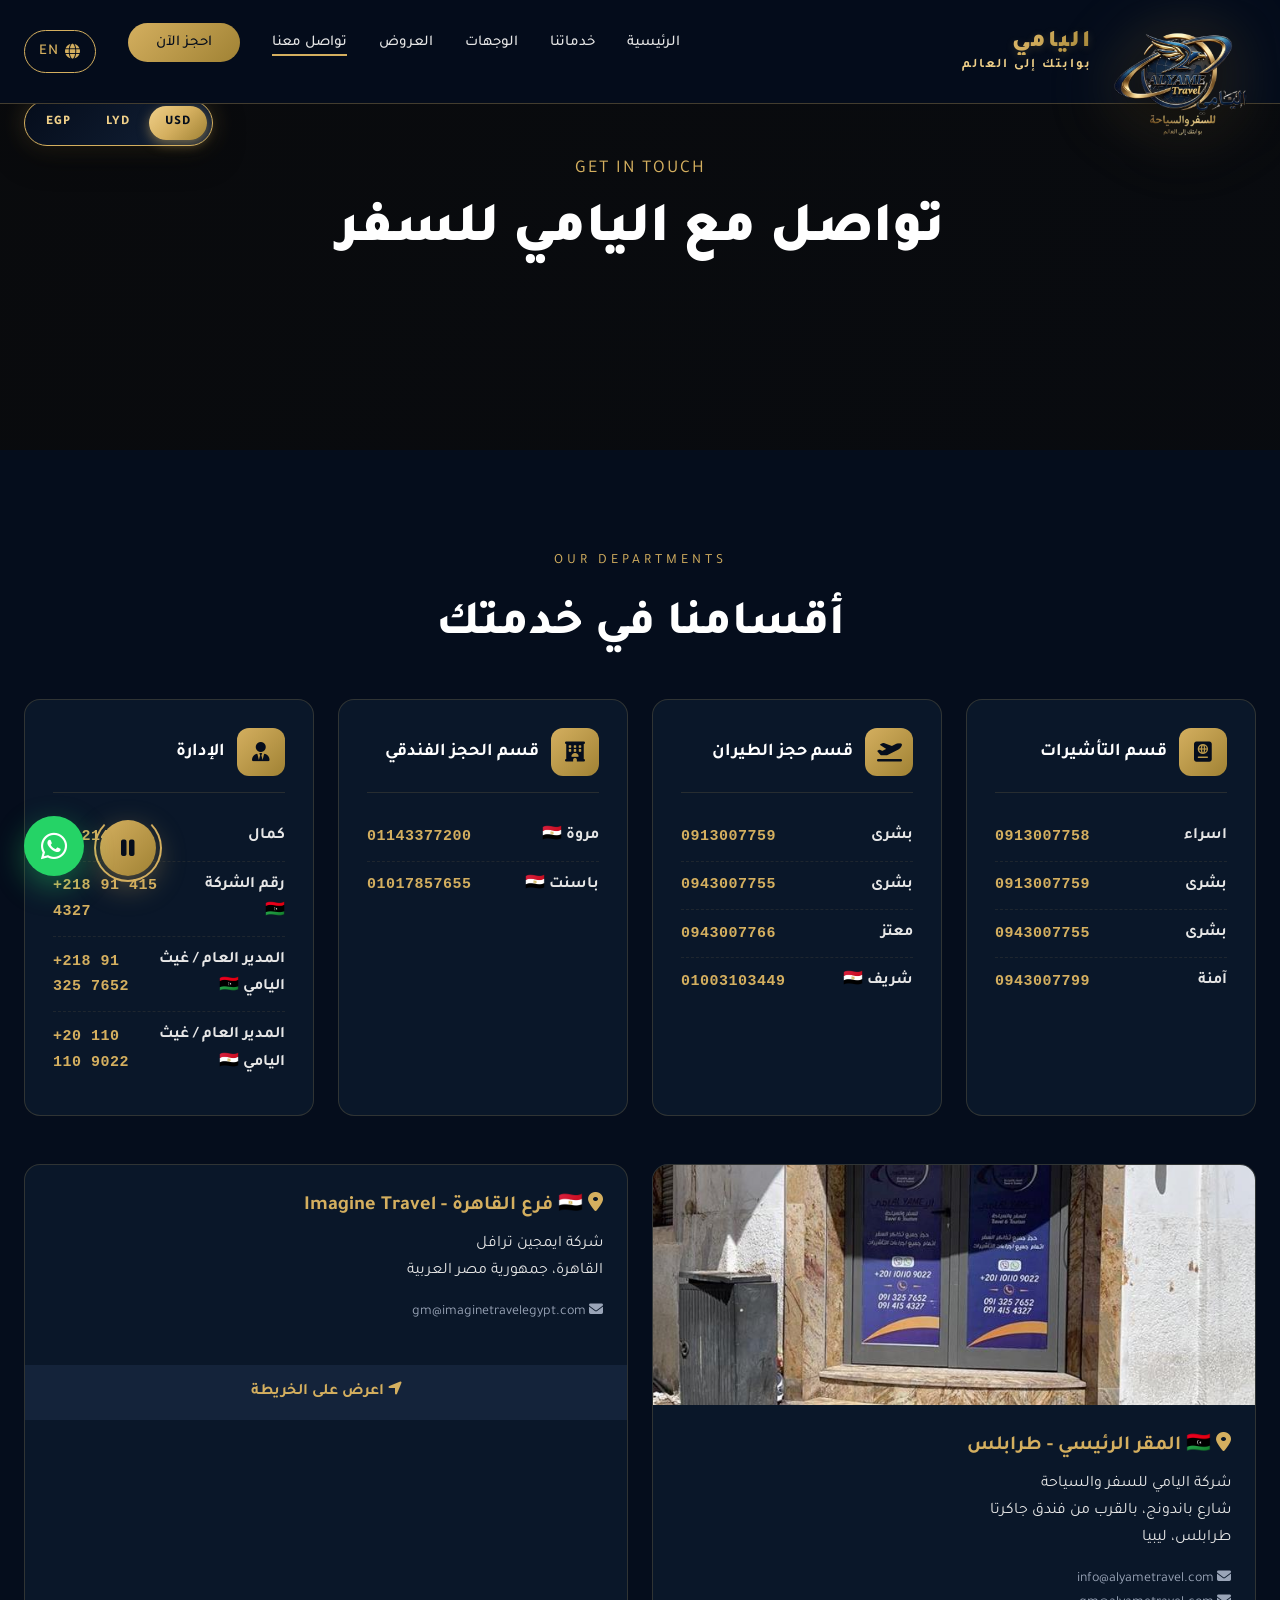
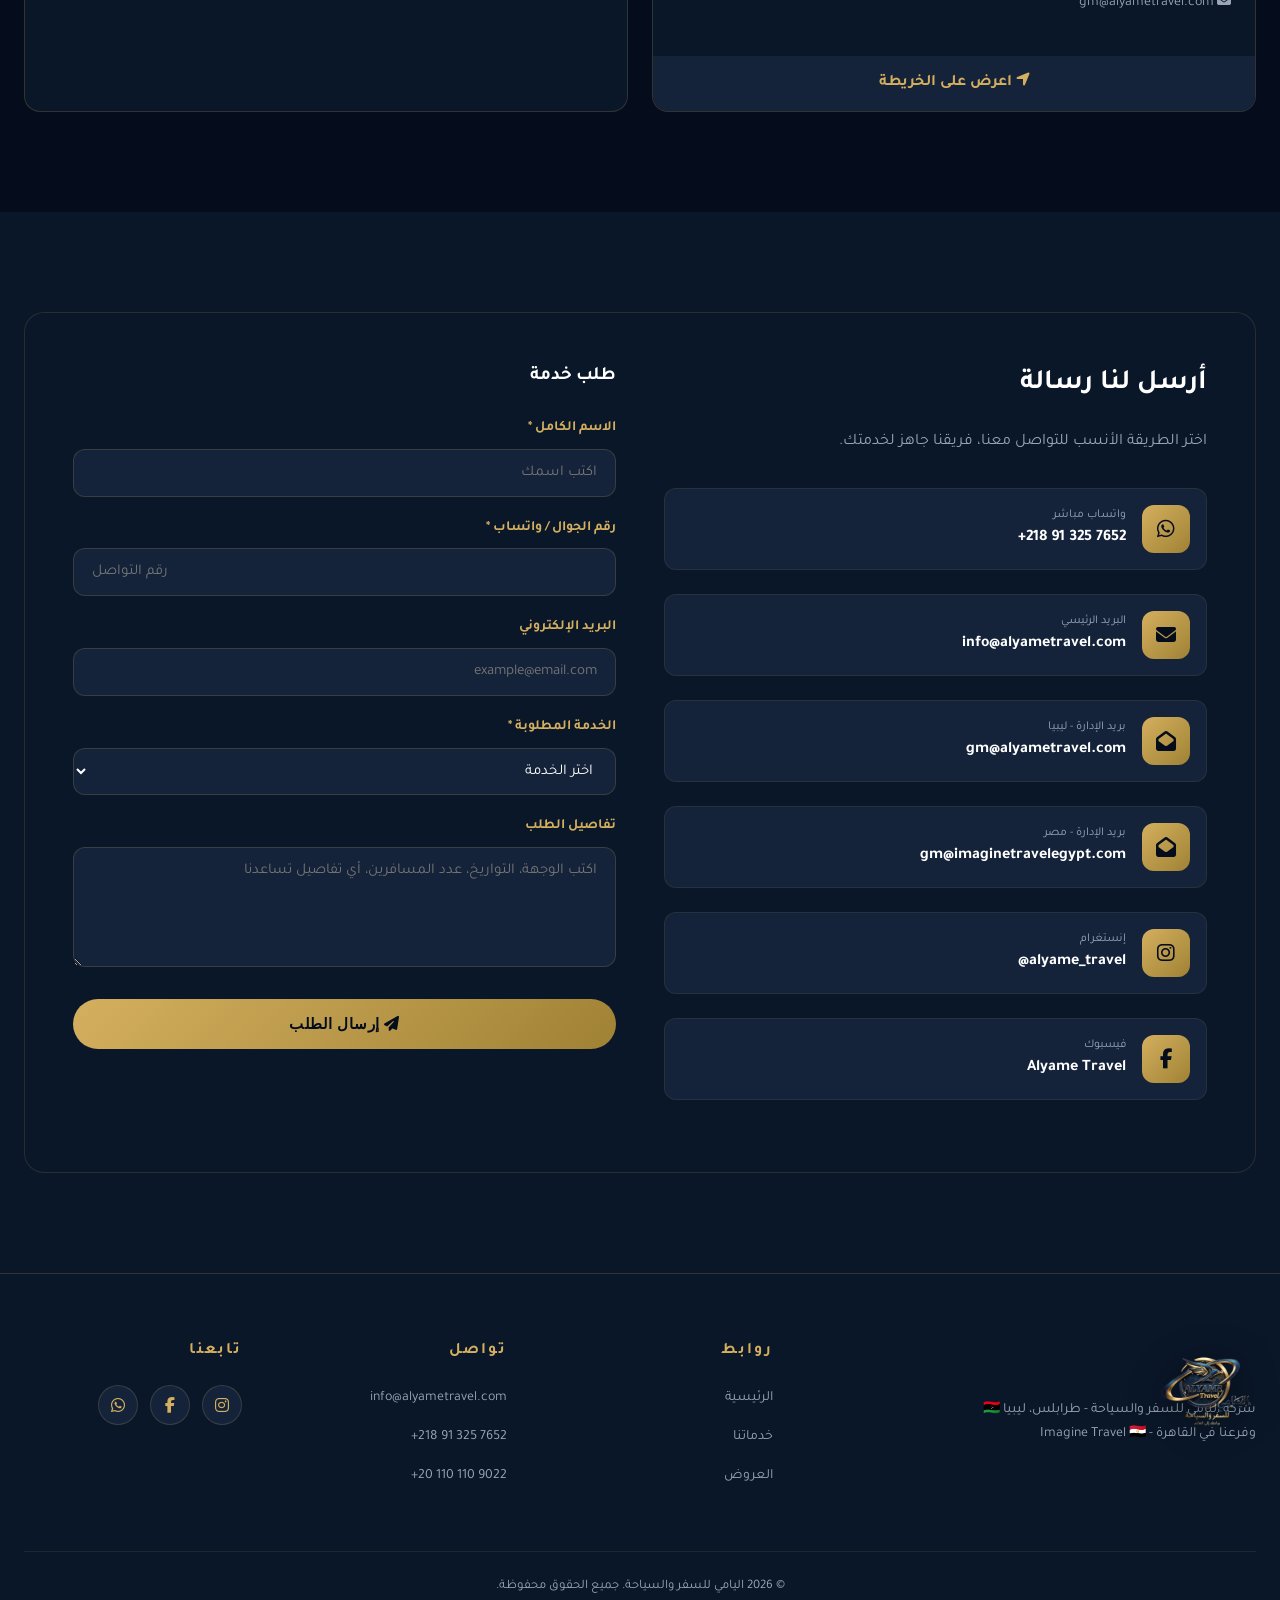
<file: contact.html>
<!DOCTYPE html>
<html lang="ar" dir="rtl">
<head>
<meta charset="UTF-8">
<meta name="viewport" content="width=device-width, initial-scale=1.0">
<title>تواصل مع اليامي للسفر | طرابلس ليبيا والقاهرة | جميع الأقسام</title>
<link rel="icon" type="image/png" href="images/logo.png">
<meta name="description" content="تواصل مع اليامي للسفر: قسم التأشيرات، حجز الطيران، الفنادق، الإدارة. مقرنا طرابلس ليبيا وفرعنا بالقاهرة. أرقام مباشرة لكل قسم.">
<meta name="keywords" content="تواصل اليامي, اليامي طرابلس, اليامي القاهرة, ايمجين ترافل, أرقام اليامي, عنوان شركة اليامي, واتساب اليامي, إيميل اليامي">
<meta name="robots" content="index, follow">
<link rel="canonical" href="https://alyametravel.com/contact.html">
<meta property="og:title" content="تواصل مع اليامي للسفر">
<meta property="og:description" content="جميع أرقام أقسامنا في طرابلس والقاهرة. واتساب مباشر +218913257652.">
<meta property="og:image" content="https://alyametravel.com/images/logo.png">
<meta property="og:url" content="https://alyametravel.com/contact.html">
<link rel="alternate" hreflang="ar" href="https://alyametravel.com/contact.html">
<link rel="alternate" hreflang="en" href="https://alyametravel.com/en/contact.html">
<script type="application/ld+json">
{
  "@context": "https://schema.org",
  "@type": "TravelAgency",
  "name": "ALYAME Travel & Tourism",
  "telephone": ["+218913257652", "+201101109022"],
  "email": ["info@alyametravel.com", "gm@alyametravel.com", "gm@imaginetravelegypt.com"],
  "address": [
    {"@type": "PostalAddress", "addressLocality": "Tripoli", "addressCountry": "LY"},
    {"@type": "PostalAddress", "addressLocality": "Cairo", "addressCountry": "EG"}
  ],
  "department": [
    {"@type": "Organization", "name": "قسم التأشيرات", "telephone": ["+218913007758", "+218913007759", "+218943007755", "+218943007799"]},
    {"@type": "Organization", "name": "قسم حجز الطيران", "telephone": ["+218913007759", "+218943007755", "+218943007766", "+201003103449"]},
    {"@type": "Organization", "name": "قسم الحجز الفندقي", "telephone": ["+201143377200", "+201017857655"]}
  ]
}
</script>
<link href="https://fonts.googleapis.com/css2?family=Tajawal:wght@400;500;700;900&display=swap" rel="stylesheet">
<link rel="stylesheet" href="https://cdnjs.cloudflare.com/ajax/libs/font-awesome/6.4.0/css/all.min.css">
<link rel="stylesheet" href="css/style.css">
<style>
  .dept-grid { display:grid; grid-template-columns: repeat(auto-fit, minmax(280px,1fr)); gap:24px; margin-top:32px; }
  .dept-card { background:var(--dark); padding:28px; border-radius:16px; border:1px solid rgba(201,169,97,0.2); }
  .dept-head { display:flex; align-items:center; gap:12px; margin-bottom:20px; padding-bottom:16px; border-bottom:1px solid rgba(201,169,97,0.15); }
  .dept-head .ic { width:48px; height:48px; border-radius:12px; background:linear-gradient(135deg,var(--gold),var(--gold-dark)); display:flex; align-items:center; justify-content:center; color:var(--black); font-size:20px; }
  .dept-head h4 { color:var(--white); font-size:18px; }
  .dept-person { display:flex; justify-content:space-between; align-items:center; padding:10px 0; border-bottom:1px dashed rgba(201,169,97,0.1); }
  .dept-person:last-child { border:0; }
  .dept-person .name { color:var(--text); font-weight:600; }
  .dept-person a { color:var(--gold); font-family:'Courier New',monospace; font-size:15px; direction:ltr; unicode-bidi:embed; display:inline-block; font-weight:700; letter-spacing:0.5px; }
  .branches { display:grid; grid-template-columns:1fr 1fr; gap:24px; margin-top:48px; }
  .branch-card { background:var(--dark); border-radius:16px; overflow:hidden; border:1px solid rgba(201,169,97,0.2); }
  .branch-card .top { padding:24px; }
  .branch-card h4 { color:var(--gold); font-size:20px; margin-bottom:8px; }
  .branch-card p { color:var(--text); margin-bottom:16px; }
  .branch-card .map { display:block; padding:14px; background:var(--gray); color:var(--gold); text-align:center; font-weight:700; }
  .branch-card .map:hover { background:var(--gold); color:var(--black); }
  @media(max-width:700px){ .branches { grid-template-columns:1fr; } }
</style>
</head>
<body>

<header>
  <div class="container nav">
    <a href="index.html" class="logo"><img src="images/logo.png" alt="اليامي للسفر"><div class="logo-text"><strong>اليامي</strong><small>بوابتك إلى العالم</small></div></a>
    <ul class="nav-links">
      <li><a href="index.html">الرئيسية</a></li>
      <li><a href="services.html">خدماتنا</a></li>
      <li><a href="destinations.html">الوجهات</a></li>
      <li><a href="offers.html">العروض</a></li>
      <li><a href="contact.html" class="active">تواصل معنا</a></li>
      <li><a href="#contactForm" class="nav-cta">احجز الآن</a></li>
      <li><a href="en/contact.html" class="lang-switch"><i class="fas fa-globe"></i> EN</a></li>
    </ul>
    <button class="mobile-toggle"><i class="fas fa-bars"></i></button>
  </div>
</header>

<section class="page-hero" style="background:linear-gradient(135deg,rgba(10,10,10,0.85),rgba(10,10,10,0.7)),url('https://images.unsplash.com/photo-1436491865332-7a61a109cc05?w=1920&q=80') center/cover;">
  <div class="container">
    <p>GET IN TOUCH</p>
    <h1>تواصل مع اليامي للسفر</h1>
  </div>
</section>

<section>
  <div class="container">
    <div class="section-title" style="margin-bottom:24px;">
      <small>OUR DEPARTMENTS</small>
      <h2>أقسامنا في خدمتك</h2>
    </div>

    <div class="dept-grid">

      <div class="dept-card">
        <div class="dept-head">
          <div class="ic"><i class="fas fa-passport"></i></div>
          <h4>قسم التأشيرات</h4>
        </div>
        <div class="dept-person"><span class="name">اسراء</span><a href="tel:+218913007758">0913007758</a></div>
        <div class="dept-person"><span class="name">بشرى</span><a href="tel:+218913007759">0913007759</a></div>
        <div class="dept-person"><span class="name">بشرى</span><a href="tel:+218943007755">0943007755</a></div>
        <div class="dept-person"><span class="name">آمنة</span><a href="tel:+218943007799">0943007799</a></div>
      </div>

      <div class="dept-card">
        <div class="dept-head">
          <div class="ic"><i class="fas fa-plane-departure"></i></div>
          <h4>قسم حجز الطيران</h4>
        </div>
        <div class="dept-person"><span class="name">بشرى</span><a href="tel:+218913007759">0913007759</a></div>
        <div class="dept-person"><span class="name">بشرى</span><a href="tel:+218943007755">0943007755</a></div>
        <div class="dept-person"><span class="name">معتز</span><a href="tel:+218943007766">0943007766</a></div>
        <div class="dept-person"><span class="name">شريف 🇪🇬</span><a href="tel:+201003103449">01003103449</a></div>
      </div>

      <div class="dept-card">
        <div class="dept-head">
          <div class="ic"><i class="fas fa-hotel"></i></div>
          <h4>قسم الحجز الفندقي</h4>
        </div>
        <div class="dept-person"><span class="name">مروة 🇪🇬</span><a href="tel:+201143377200">01143377200</a></div>
        <div class="dept-person"><span class="name">باسنت 🇪🇬</span><a href="tel:+201017857655">01017857655</a></div>
      </div>

      <div class="dept-card">
        <div class="dept-head">
          <div class="ic"><i class="fas fa-user-tie"></i></div>
          <h4>الإدارة</h4>
        </div>
        <div class="dept-person"><span class="name">كمال</span><a href="tel:+218912141702">0912141702</a></div>
        <div class="dept-person"><span class="name">رقم الشركة 🇱🇾</span><a href="tel:+218914154327">+218 91 415 4327</a></div>
        <div class="dept-person"><span class="name">المدير العام / غيث اليامي 🇱🇾</span><a href="tel:+218913257652">+218 91 325 7652</a></div>
        <div class="dept-person"><span class="name">المدير العام / غيث اليامي 🇪🇬</span><a href="tel:+201101109022">+20 110 110 9022</a></div>
      </div>

    </div>

    <div class="branches">
      <div class="branch-card">
        <img src="images/office-tripoli.jpg" alt="مكتب اليامي للسفر - طرابلس" style="width:100%;height:240px;object-fit:cover;">
        <div class="top">
          <h4><i class="fas fa-map-marker-alt"></i> 🇱🇾 المقر الرئيسي - طرابلس</h4>
          <p>شركة اليامي للسفر والسياحة<br>شارع باندونج، بالقرب من فندق جاكرتا<br>طرابلس، ليبيا</p>
          <p style="font-size:14px;color:var(--text-muted);"><i class="fas fa-envelope"></i> info@alyametravel.com<br><i class="fas fa-envelope"></i> gm@alyametravel.com</p>
        </div>
        <a href="https://maps.app.goo.gl/McWKSZpva24bqA4N8" target="_blank" class="map"><i class="fas fa-location-arrow"></i> اعرض على الخريطة</a>
      </div>
      <div class="branch-card">
        <div class="top">
          <h4><i class="fas fa-map-marker-alt"></i> 🇪🇬 فرع القاهرة - Imagine Travel</h4>
          <p>شركة ايمجين ترافل<br>القاهرة، جمهورية مصر العربية</p>
          <p style="font-size:14px;color:var(--text-muted);"><i class="fas fa-envelope"></i> gm@imaginetravelegypt.com</p>
        </div>
        <a href="https://maps.app.goo.gl/SjoWHbfGT8XZ47tS6" target="_blank" class="map"><i class="fas fa-location-arrow"></i> اعرض على الخريطة</a>
      </div>
    </div>
  </div>
</section>

<section style="background:var(--dark);">
  <div class="container">
    <div class="contact-wrap">
      <div class="contact-info">
        <h3>أرسل لنا رسالة</h3>
        <p>اختر الطريقة الأنسب للتواصل معنا، فريقنا جاهز لخدمتك.</p>

        <div class="contact-item">
          <div class="contact-item-icon"><i class="fab fa-whatsapp"></i></div>
          <div>
            <small>واتساب مباشر</small>
            <strong><a href="https://wa.me/218913257652" style="color:#fff;">+218 91 325 7652</a></strong>
          </div>
        </div>

        <div class="contact-item">
          <div class="contact-item-icon"><i class="fas fa-envelope"></i></div>
          <div>
            <small>البريد الرئيسي</small>
            <strong>info@alyametravel.com</strong>
          </div>
        </div>

        <div class="contact-item">
          <div class="contact-item-icon"><i class="fas fa-envelope-open"></i></div>
          <div>
            <small>بريد الإدارة - ليبيا</small>
            <strong>gm@alyametravel.com</strong>
          </div>
        </div>

        <div class="contact-item">
          <div class="contact-item-icon"><i class="fas fa-envelope-open"></i></div>
          <div>
            <small>بريد الإدارة - مصر</small>
            <strong>gm@imaginetravelegypt.com</strong>
          </div>
        </div>

        <div class="contact-item">
          <div class="contact-item-icon"><i class="fab fa-instagram"></i></div>
          <div>
            <small>إنستغرام</small>
            <strong><a href="https://www.instagram.com/alyame_travel" target="_blank" style="color:#fff;">@alyame_travel</a></strong>
          </div>
        </div>

        <div class="contact-item">
          <div class="contact-item-icon"><i class="fab fa-facebook-f"></i></div>
          <div>
            <small>فيسبوك</small>
            <strong><a href="https://www.facebook.com/share/1ATbu7CqFT/" target="_blank" style="color:#fff;">Alyame Travel</a></strong>
          </div>
        </div>
      </div>

      <form id="contactForm">
        <h3 style="color:var(--white);margin-bottom:24px;">طلب خدمة</h3>

        <div class="form-group">
          <label>الاسم الكامل *</label>
          <input type="text" name="name" required placeholder="اكتب اسمك">
        </div>

        <div class="form-group">
          <label>رقم الجوال / واتساب *</label>
          <input type="tel" name="phone" required placeholder="رقم التواصل">
        </div>

        <div class="form-group">
          <label>البريد الإلكتروني</label>
          <input type="email" name="email" placeholder="example@email.com">
        </div>

        <div class="form-group">
          <label>الخدمة المطلوبة *</label>
          <select name="service" required>
            <option value="">اختر الخدمة</option>
            <option>تأشيرة سفر</option>
            <option>حجز طيران</option>
            <option>حجز فندق</option>
            <option>باقة سياحية</option>
            <option>عمرة</option>
            <option>سفر شركات (B2B)</option>
            <option>استفسار عام</option>
          </select>
        </div>

        <div class="form-group">
          <label>تفاصيل الطلب</label>
          <textarea name="message" placeholder="اكتب الوجهة، التواريخ، عدد المسافرين، أي تفاصيل تساعدنا"></textarea>
        </div>

        <button type="submit" class="btn btn-primary" style="width:100%;">
          <i class="fas fa-paper-plane"></i> إرسال الطلب
        </button>
      </form>
    </div>
  </div>
</section>

<footer>
  <div class="container">
    <div class="footer-grid">
      <div class="footer-col">
        <div class="logo" style="margin-bottom:16px;"><img src="images/logo.png" alt="ALYAME" style="height:100px;filter:drop-shadow(0 4px 16px rgba(0,0,0,0.5));"></div>
        <p style="color:var(--text-muted);font-size:14px;">شركة اليامي للسفر والسياحة - طرابلس، ليبيا 🇱🇾<br>وفرعنا في القاهرة - Imagine Travel 🇪🇬</p>
      </div>
      <div class="footer-col"><h4>روابط</h4><ul>
        <li><a href="index.html">الرئيسية</a></li>
        <li><a href="services.html">خدماتنا</a></li>
        <li><a href="offers.html">العروض</a></li>
      </ul></div>
      <div class="footer-col"><h4>تواصل</h4><ul>
        <li><a href="mailto:info@alyametravel.com">info@alyametravel.com</a></li>
        <li><a href="tel:+218913257652">+218 91 325 7652</a></li>
        <li><a href="tel:+201101109022">+20 110 110 9022</a></li>
      </ul></div>
      <div class="footer-col"><h4>تابعنا</h4>
        <div class="social">
          <a href="https://www.instagram.com/alyame_travel" target="_blank"><i class="fab fa-instagram"></i></a>
          <a href="https://www.facebook.com/share/1ATbu7CqFT/" target="_blank"><i class="fab fa-facebook-f"></i></a>
          <a href="https://wa.me/218913257652" target="_blank"><i class="fab fa-whatsapp"></i></a>
        </div>
      </div>
    </div>
    <div class="footer-bottom">© 2026 اليامي للسفر والسياحة. جميع الحقوق محفوظة.</div>
  </div>
</footer>

<audio id="bgMusic" src="audio/bismillah.mp3" loop preload="auto"></audio>
<div id="musicTooltip" class="music-tooltip">🤲 دعاء السفر</div>
<button id="musicToggle" class="music-toggle" title="تشغيل دعاء السفر"><i class="fas fa-music"></i></button>
<a href="https://wa.me/218913257652" class="whatsapp-fab"><i class="fab fa-whatsapp"></i></a>
<script src="js/script.js"></script>
</body>
</html>
</file>
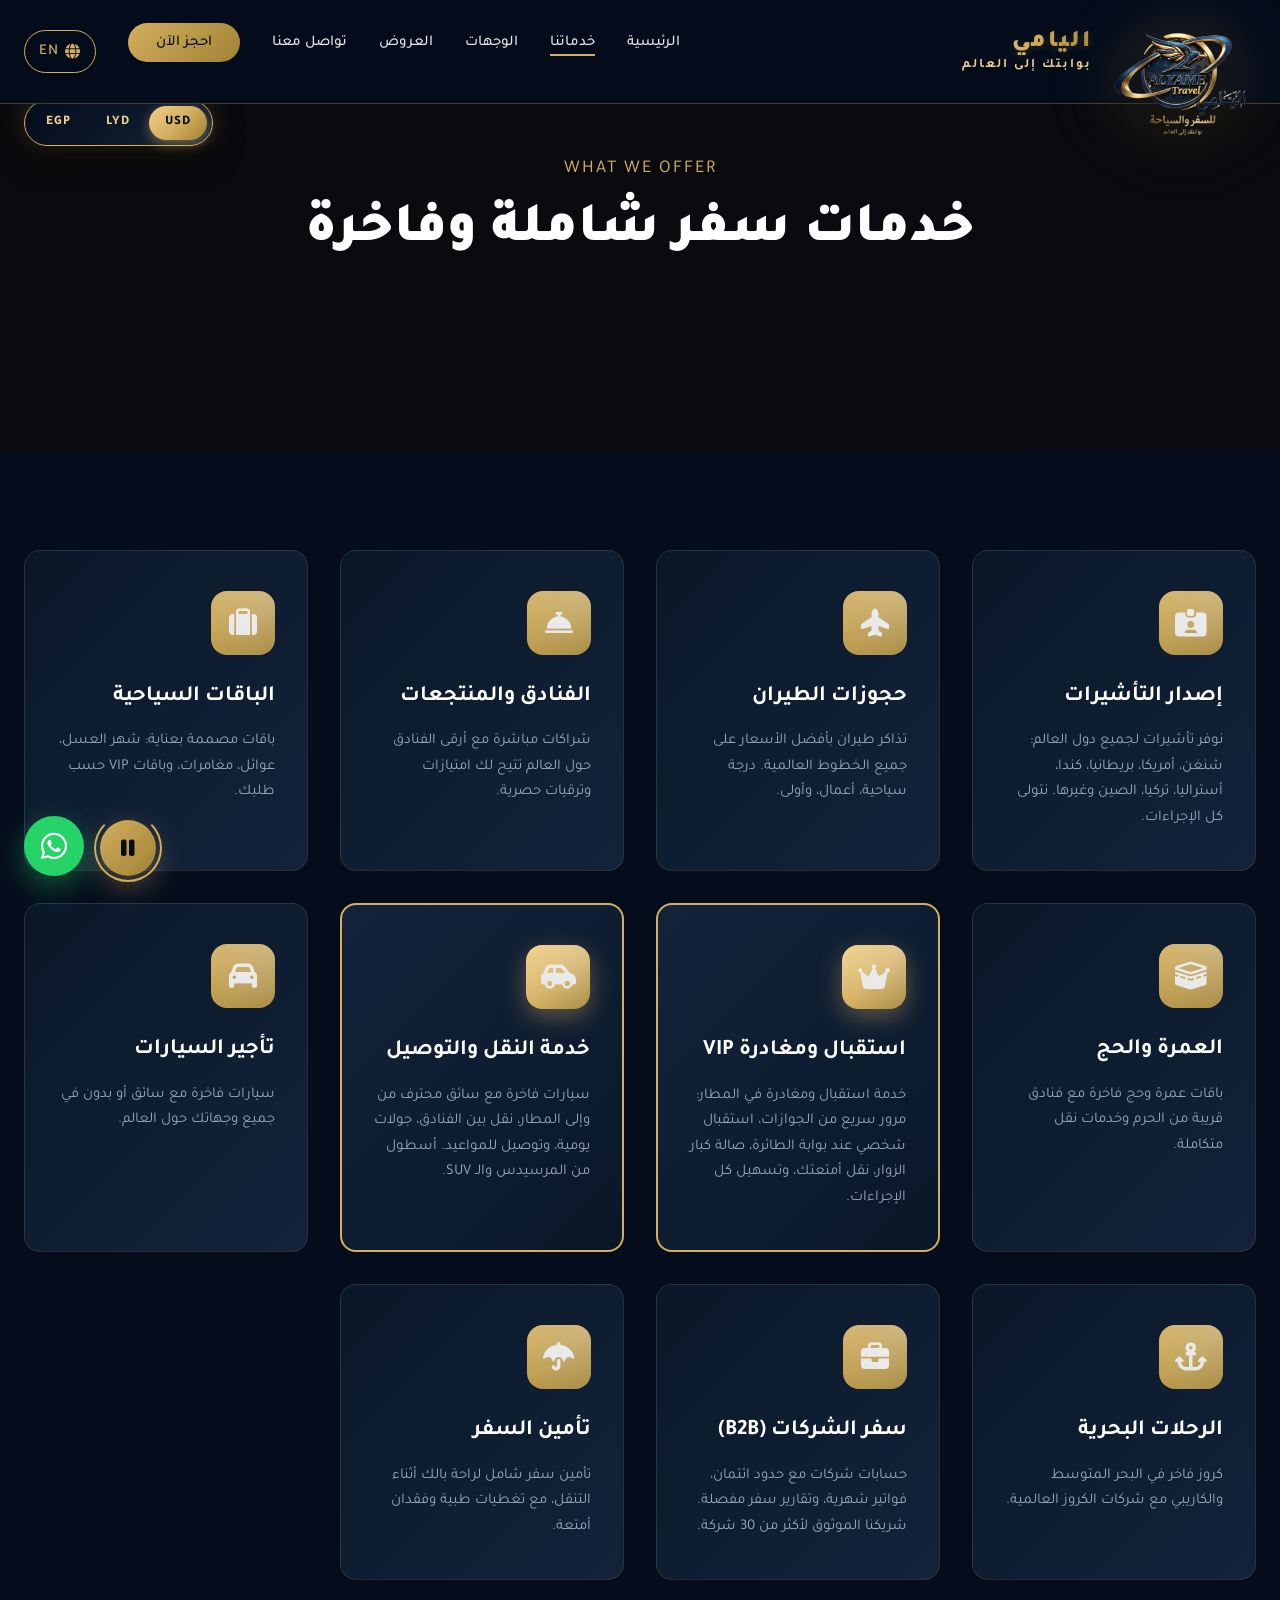
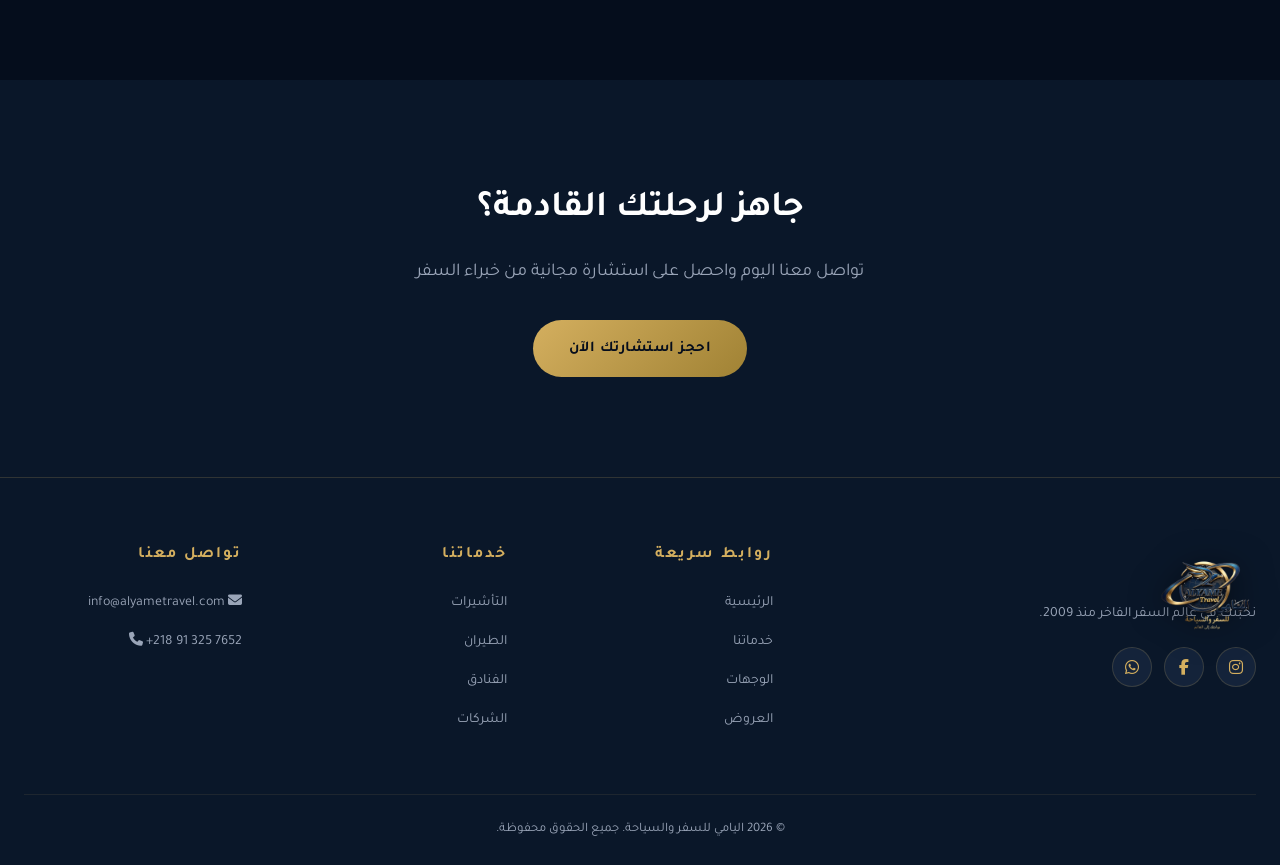
<file: services.html>
<!DOCTYPE html>
<html lang="ar" dir="rtl">
<head>
<meta charset="UTF-8">
<meta name="viewport" content="width=device-width, initial-scale=1.0">
<title>خدمات اليامي للسفر | تأشيرات، طيران، فنادق، عمرة، باقات سياحية</title>
<link rel="icon" type="image/png" href="images/logo.png">
<meta name="description" content="خدمات شاملة من اليامي للسفر: تأشيرات شنغن وأمريكا وبريطانيا، حجز طيران بأفضل الأسعار، فنادق فاخرة، باقات عمرة وحج، خدمات سفر للشركات (B2B)، وتأمين سفر.">
<meta name="keywords" content="تأشيرات شنغن, تأشيرة أمريكا, حجز طيران ليبيا, فنادق فاخرة, عمرة, حج, باقات سياحية, سفر شركات B2B, تأمين سفر, اليامي">
<meta name="robots" content="index, follow">
<link rel="canonical" href="https://alyametravel.com/services.html">
<meta property="og:title" content="خدمات اليامي للسفر | شاملة وفاخرة">
<meta property="og:description" content="تأشيرات، طيران، فنادق، عمرة، باقات سياحية، خدمات شركات. كل ما تحتاجه للسفر في مكان واحد.">
<meta property="og:image" content="https://alyametravel.com/images/logo.png">
<meta property="og:url" content="https://alyametravel.com/services.html">
<link rel="alternate" hreflang="ar" href="https://alyametravel.com/services.html">
<link rel="alternate" hreflang="en" href="https://alyametravel.com/en/services.html">
<link rel="preconnect" href="https://fonts.googleapis.com">
<link href="https://fonts.googleapis.com/css2?family=Tajawal:wght@400;500;700;900&display=swap" rel="stylesheet">
<link rel="stylesheet" href="https://cdnjs.cloudflare.com/ajax/libs/font-awesome/6.4.0/css/all.min.css">
<link rel="stylesheet" href="css/style.css">
</head>
<body>

<header>
  <div class="container nav">
    <a href="index.html" class="logo"><img src="images/logo.png" alt="اليامي للسفر"><div class="logo-text"><strong>اليامي</strong><small>بوابتك إلى العالم</small></div></a>
    <ul class="nav-links">
      <li><a href="index.html">الرئيسية</a></li>
      <li><a href="services.html" class="active">خدماتنا</a></li>
      <li><a href="destinations.html">الوجهات</a></li>
      <li><a href="offers.html">العروض</a></li>
      <li><a href="contact.html">تواصل معنا</a></li>
      <li><a href="contact.html" class="nav-cta">احجز الآن</a></li>
      <li><a href="en/services.html" class="lang-switch"><i class="fas fa-globe"></i> EN</a></li>
    </ul>
    <button class="mobile-toggle"><i class="fas fa-bars"></i></button>
  </div>
</header>

<section class="page-hero">
  <div class="container">
    <p>WHAT WE OFFER</p>
    <h1>خدمات سفر شاملة وفاخرة</h1>
  </div>
</section>

<section>
  <div class="container">
    <div class="services-grid">
      <div class="service-card">
        <div class="service-icon"><i class="fas fa-id-card-clip"></i></div>
        <h3>إصدار التأشيرات</h3>
        <p>نوفر تأشيرات لجميع دول العالم: شنغن، أمريكا، بريطانيا، كندا، أستراليا، تركيا، الصين وغيرها. نتولى كل الإجراءات.</p>
      </div>
      <div class="service-card">
        <div class="service-icon"><i class="fas fa-plane-up"></i></div>
        <h3>حجوزات الطيران</h3>
        <p>تذاكر طيران بأفضل الأسعار على جميع الخطوط العالمية. درجة سياحية، أعمال، وأولى.</p>
      </div>
      <div class="service-card">
        <div class="service-icon"><i class="fas fa-bell-concierge"></i></div>
        <h3>الفنادق والمنتجعات</h3>
        <p>شراكات مباشرة مع أرقى الفنادق حول العالم تتيح لك امتيازات وترقيات حصرية.</p>
      </div>
      <div class="service-card">
        <div class="service-icon"><i class="fas fa-suitcase"></i></div>
        <h3>الباقات السياحية</h3>
        <p>باقات مصممة بعناية: شهر العسل، عوائل، مغامرات، وباقات VIP حسب طلبك.</p>
      </div>
      <div class="service-card">
        <div class="service-icon"><i class="fas fa-kaaba"></i></div>
        <h3>العمرة والحج</h3>
        <p>باقات عمرة وحج فاخرة مع فنادق قريبة من الحرم وخدمات نقل متكاملة.</p>
      </div>
      <div class="service-card premium">
        <div class="service-icon"><i class="fas fa-crown"></i></div>
        <h3>استقبال ومغادرة VIP</h3>
        <p>خدمة استقبال ومغادرة في المطار: مرور سريع من الجوازات، استقبال شخصي عند بوابة الطائرة، صالة كبار الزوار، نقل أمتعتك، وتسهيل كل الإجراءات.</p>
      </div>
      <div class="service-card premium">
        <div class="service-icon"><i class="fas fa-car-side"></i></div>
        <h3>خدمة النقل والتوصيل</h3>
        <p>سيارات فاخرة مع سائق محترف من وإلى المطار، نقل بين الفنادق، جولات يومية، وتوصيل للمواعيد. أسطول من المرسيدس والـ SUV.</p>
      </div>
      <div class="service-card">
        <div class="service-icon"><i class="fas fa-car"></i></div>
        <h3>تأجير السيارات</h3>
        <p>سيارات فاخرة مع سائق أو بدون في جميع وجهاتك حول العالم.</p>
      </div>
      <div class="service-card">
        <div class="service-icon"><i class="fas fa-anchor"></i></div>
        <h3>الرحلات البحرية</h3>
        <p>كروز فاخر في البحر المتوسط والكاريبي مع شركات الكروز العالمية.</p>
      </div>
      <div class="service-card">
        <div class="service-icon"><i class="fas fa-briefcase"></i></div>
        <h3>سفر الشركات (B2B)</h3>
        <p>حسابات شركات مع حدود ائتمان، فواتير شهرية، وتقارير سفر مفصلة. شريكنا الموثوق لأكثر من 30 شركة.</p>
      </div>
      <div class="service-card">
        <div class="service-icon"><i class="fas fa-umbrella"></i></div>
        <h3>تأمين السفر</h3>
        <p>تأمين سفر شامل لراحة بالك أثناء التنقل، مع تغطيات طبية وفقدان أمتعة.</p>
      </div>
    </div>
  </div>
</section>

<section style="background:var(--dark);">
  <div class="container" style="text-align:center;">
    <h2 style="color:var(--white);font-size:36px;margin-bottom:16px;">جاهز لرحلتك القادمة؟</h2>
    <p style="color:var(--text-muted);margin-bottom:32px;font-size:18px;">تواصل معنا اليوم واحصل على استشارة مجانية من خبراء السفر</p>
    <a href="contact.html" class="btn btn-primary">احجز استشارتك الآن</a>
  </div>
</section>

<footer>
  <div class="container">
    <div class="footer-grid">
      <div class="footer-col">
        <div class="logo" style="margin-bottom:16px;"><img src="images/logo.png" alt="ALYAME" style="height:100px;filter:drop-shadow(0 4px 16px rgba(0,0,0,0.5));"></div>
        <p style="color:var(--text-muted);font-size:14px;">نخبتك في عالم السفر الفاخر منذ 2009.</p>
        <div class="social">
          <a href="https://www.instagram.com/alyame_travel" target="_blank"><i class="fab fa-instagram"></i></a>
          <a href="https://www.facebook.com/share/1ATbu7CqFT/" target="_blank"><i class="fab fa-facebook-f"></i></a>
          <a href="https://wa.me/218913257652" target="_blank"><i class="fab fa-whatsapp"></i></a>
        </div>
      </div>
      <div class="footer-col"><h4>روابط سريعة</h4><ul>
        <li><a href="index.html">الرئيسية</a></li>
        <li><a href="services.html">خدماتنا</a></li>
        <li><a href="destinations.html">الوجهات</a></li>
        <li><a href="offers.html">العروض</a></li>
      </ul></div>
      <div class="footer-col"><h4>خدماتنا</h4><ul>
        <li><a href="services.html">التأشيرات</a></li>
        <li><a href="services.html">الطيران</a></li>
        <li><a href="services.html">الفنادق</a></li>
        <li><a href="services.html">الشركات</a></li>
      </ul></div>
      <div class="footer-col"><h4>تواصل معنا</h4><ul>
        <li><a href="mailto:info@alyametravel.com"><i class="fas fa-envelope"></i> info@alyametravel.com</a></li>
        <li><a href="tel:+218913257652"><i class="fas fa-phone"></i> +218 91 325 7652</a></li>
      </ul></div>
    </div>
    <div class="footer-bottom">© 2026 اليامي للسفر والسياحة. جميع الحقوق محفوظة.</div>
  </div>
</footer>

<audio id="bgMusic" src="audio/bismillah.mp3" loop preload="auto"></audio>
<div id="musicTooltip" class="music-tooltip">🤲 دعاء السفر</div>
<button id="musicToggle" class="music-toggle" title="تشغيل دعاء السفر"><i class="fas fa-music"></i></button>
<a href="https://wa.me/218913257652" class="whatsapp-fab"><i class="fab fa-whatsapp"></i></a>
<script src="js/script.js"></script>
</body>
</html>
</file>
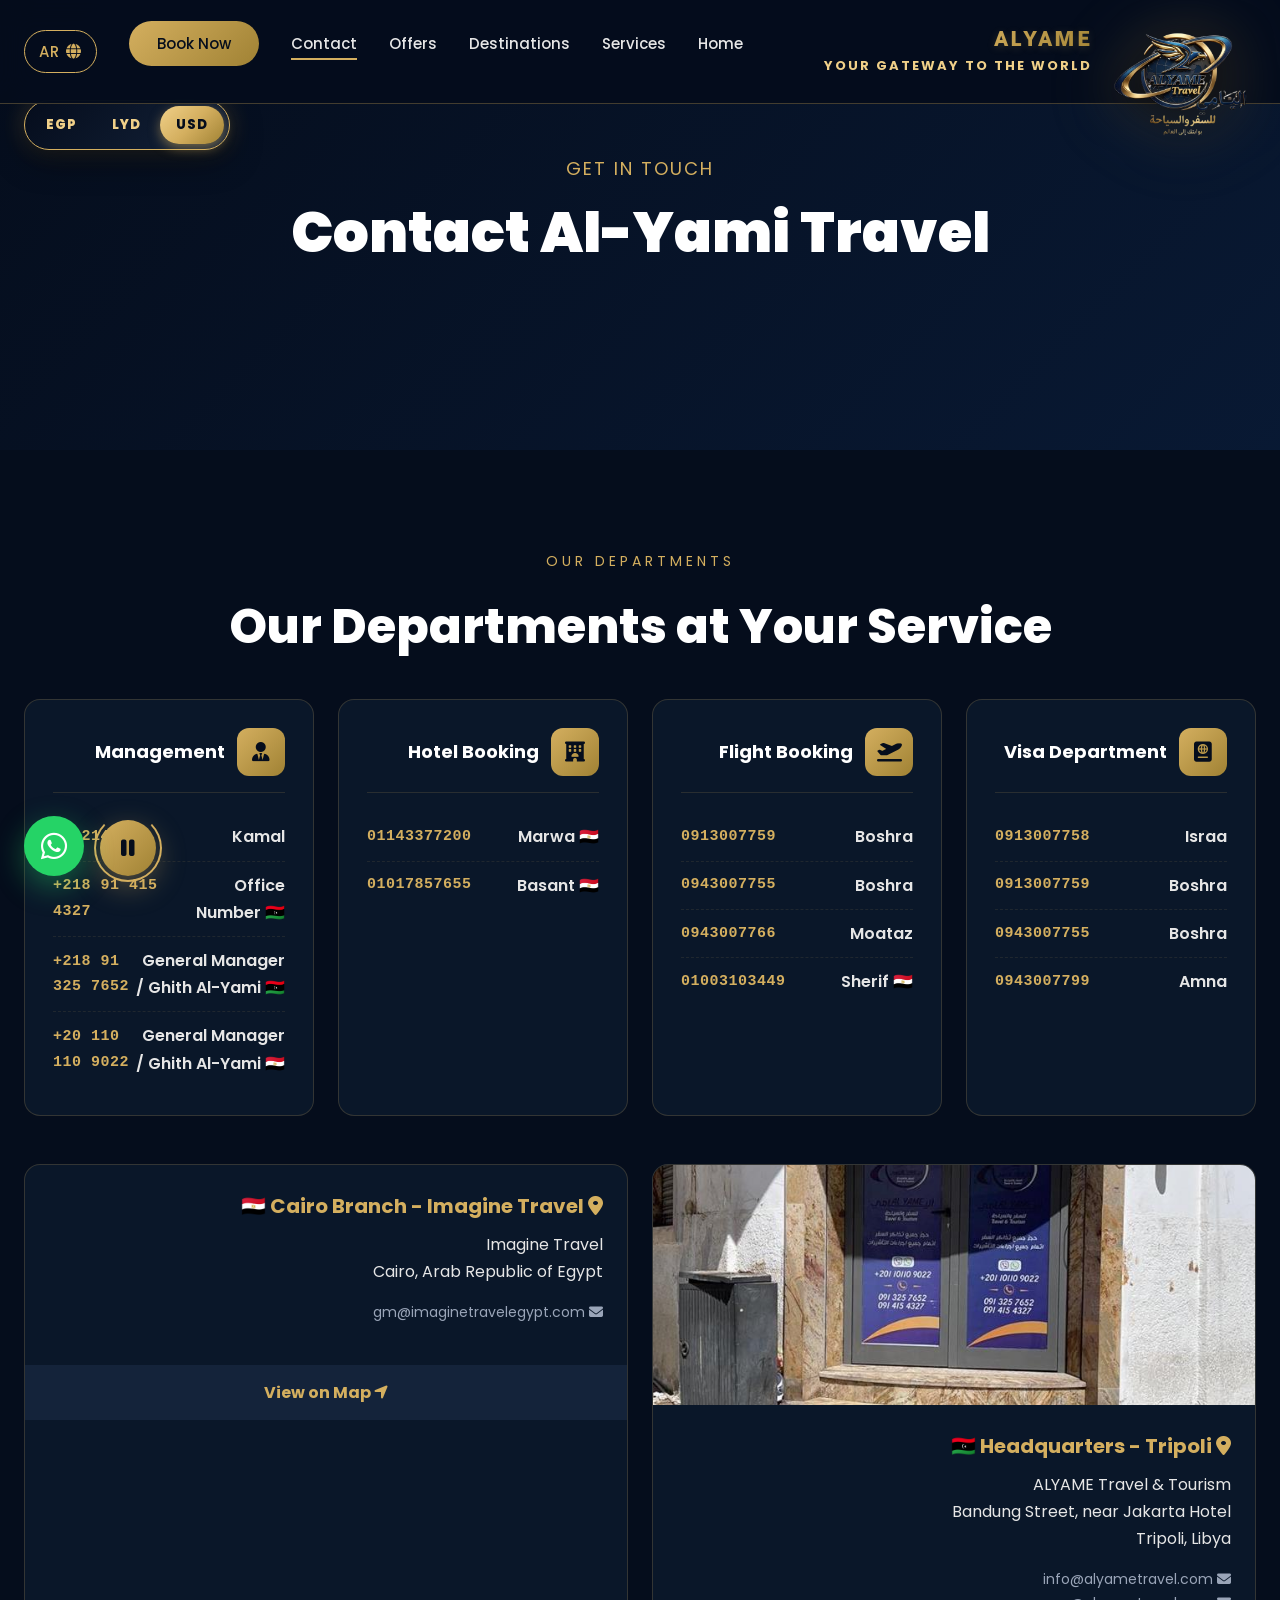
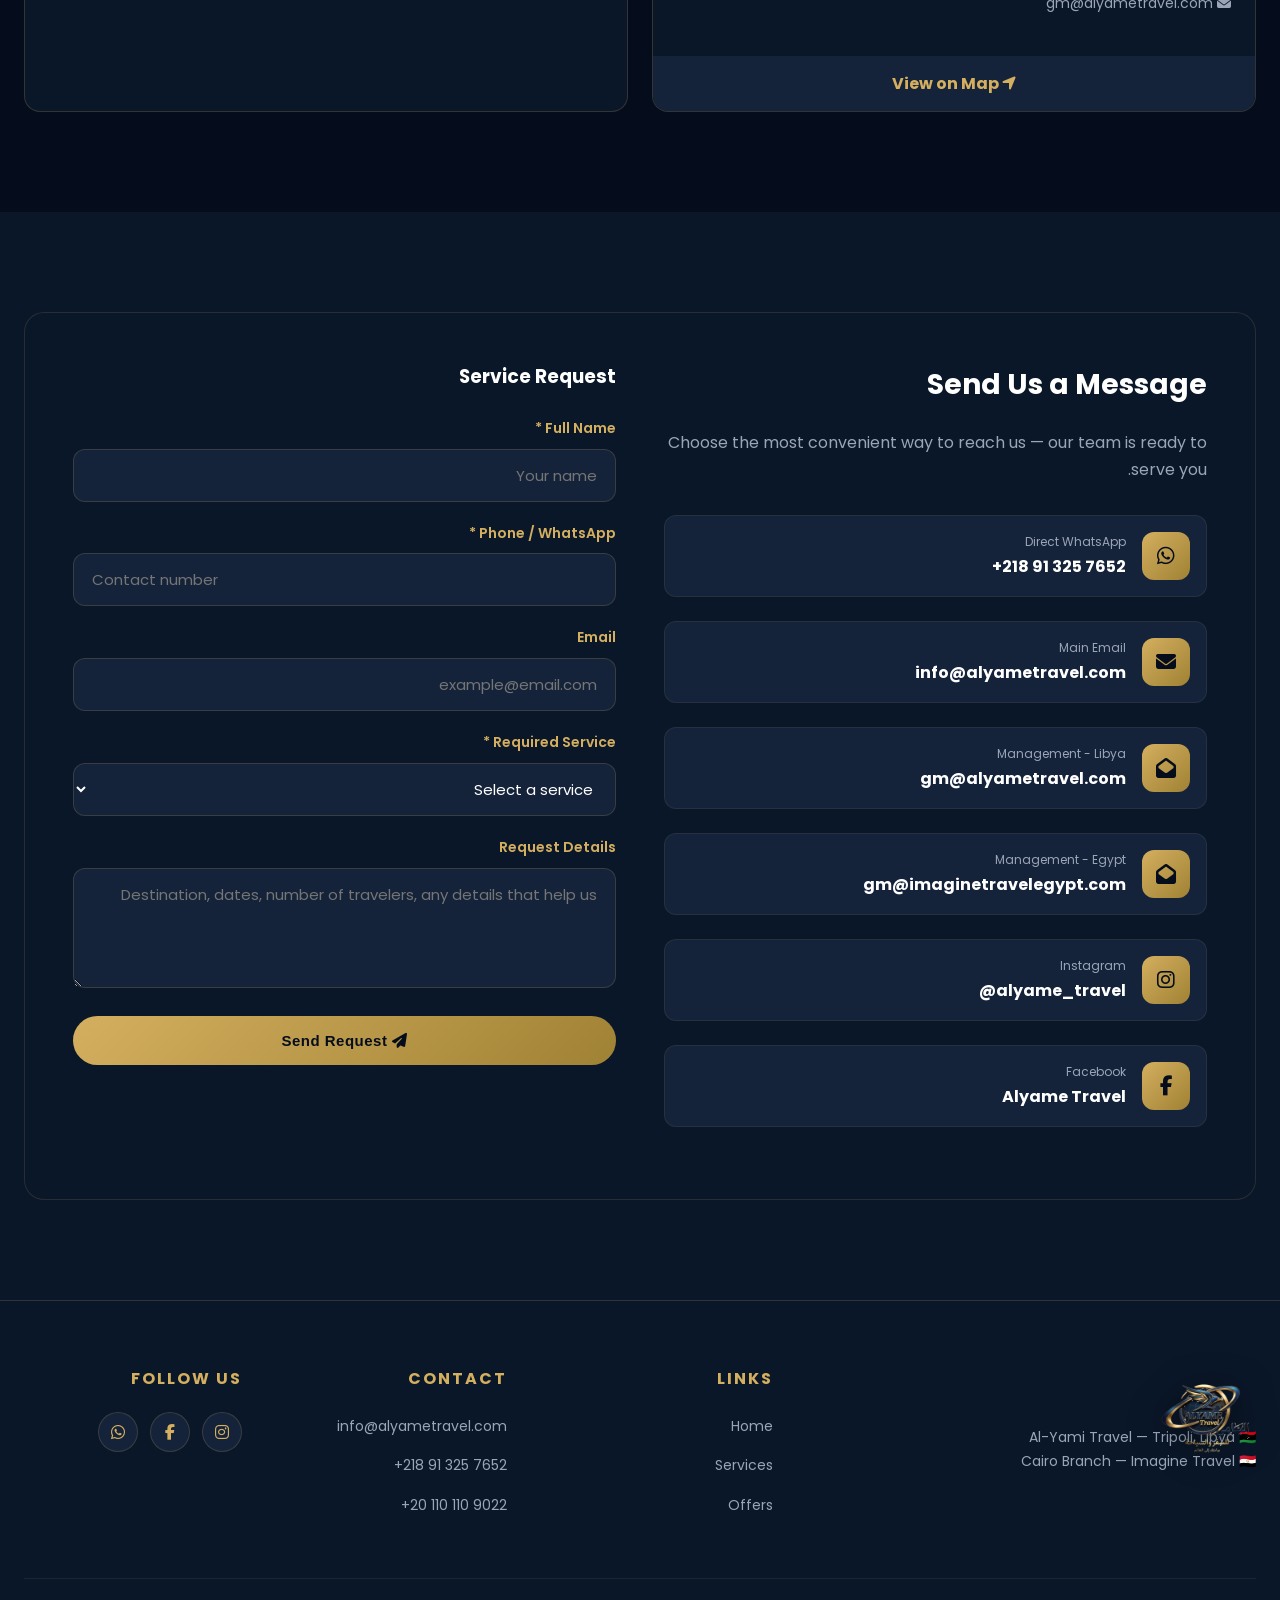
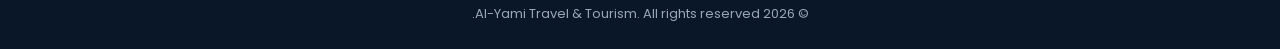
<file: en/contact.html>
<!DOCTYPE html>
<html lang="en" dir="ltr">
<head>
<meta charset="UTF-8">
<meta name="viewport" content="width=device-width, initial-scale=1.0">
<title>Contact ALYAME Travel | Tripoli Libya & Cairo Egypt | All Departments</title>
<link rel="icon" type="image/png" href="../images/logo.png">
<meta name="description" content="Contact ALYAME Travel: Visa, Flights, Hotels, Management departments. Headquartered in Tripoli Libya, Cairo branch. Direct numbers for each department.">
<meta name="keywords" content="ALYAME contact, Alyame Tripoli, Alyame Cairo, Imagine Travel, Alyame phone, Alyame address, Alyame whatsapp">
<meta name="robots" content="index, follow">
<link rel="canonical" href="https://alyametravel.com/en/contact.html">
<meta property="og:title" content="Contact ALYAME Travel">
<meta property="og:description" content="All department numbers in Tripoli and Cairo. Direct WhatsApp +218913257652.">
<meta property="og:image" content="https://alyametravel.com/images/logo.png">
<link rel="alternate" hreflang="en" href="https://alyametravel.com/en/contact.html">
<link rel="alternate" hreflang="ar" href="https://alyametravel.com/contact.html">
<link href="https://fonts.googleapis.com/css2?family=Poppins:wght@400;500;600;700;900&family=Tajawal:wght@400;700;900&display=swap" rel="stylesheet">
<link rel="stylesheet" href="https://cdnjs.cloudflare.com/ajax/libs/font-awesome/6.4.0/css/all.min.css">
<link rel="stylesheet" href="../css/style.css">
<style>
  body{font-family:'Poppins',sans-serif;} .logo-text strong{font-family:'Tajawal',sans-serif;}
  .dept-grid { display:grid; grid-template-columns: repeat(auto-fit, minmax(280px,1fr)); gap:24px; margin-top:32px; }
  .dept-card { background:var(--dark); padding:28px; border-radius:16px; border:1px solid rgba(212,175,95,0.2); }
  .dept-head { display:flex; align-items:center; gap:12px; margin-bottom:20px; padding-bottom:16px; border-bottom:1px solid rgba(212,175,95,0.15); }
  .dept-head .ic { width:48px; height:48px; border-radius:12px; background:linear-gradient(135deg,var(--gold),var(--gold-dark)); display:flex; align-items:center; justify-content:center; color:var(--black); font-size:20px; }
  .dept-head h4 { color:var(--white); font-size:18px; }
  .dept-person { display:flex; justify-content:space-between; align-items:center; padding:10px 0; border-bottom:1px dashed rgba(212,175,95,0.1); }
  .dept-person:last-child { border:0; }
  .dept-person .name { color:var(--text); font-weight:600; }
  .dept-person a { color:var(--gold); font-family:'Courier New',monospace; font-size:15px; direction:ltr; unicode-bidi:embed; display:inline-block; font-weight:700; letter-spacing:0.5px; }
  .branches { display:grid; grid-template-columns:1fr 1fr; gap:24px; margin-top:48px; }
  .branch-card { background:var(--dark); border-radius:16px; overflow:hidden; border:1px solid rgba(212,175,95,0.2); }
  .branch-card .top { padding:24px; }
  .branch-card h4 { color:var(--gold); font-size:20px; margin-bottom:8px; }
  .branch-card p { color:var(--text); margin-bottom:16px; }
  .branch-card .map { display:block; padding:14px; background:var(--gray); color:var(--gold); text-align:center; font-weight:700; }
  .branch-card .map:hover { background:var(--gold); color:var(--black); }
  @media(max-width:700px){ .branches { grid-template-columns:1fr; } }
</style>
</head>
<body>

<header>
  <div class="container nav">
    <a href="index.html" class="logo"><img src="../images/logo.png" alt="Al-Yami Travel"><div class="logo-text"><strong>ALYAME</strong><small>YOUR GATEWAY TO THE WORLD</small></div></a>
    <ul class="nav-links">
      <li><a href="index.html">Home</a></li>
      <li><a href="services.html">Services</a></li>
      <li><a href="destinations.html">Destinations</a></li>
      <li><a href="offers.html">Offers</a></li>
      <li><a href="contact.html" class="active">Contact</a></li>
      <li><a href="#contactForm" class="nav-cta">Book Now</a></li>
      <li><a href="../contact.html" class="lang-switch"><i class="fas fa-globe"></i> AR</a></li>
    </ul>
    <button class="mobile-toggle"><i class="fas fa-bars"></i></button>
  </div>
</header>

<section class="page-hero" style="background:linear-gradient(135deg,rgba(5,13,28,0.92),rgba(10,30,61,0.7)),url('https://images.unsplash.com/photo-1436491865332-7a61a109cc05?w=1920&q=80') center/cover;">
  <div class="container"><p>GET IN TOUCH</p><h1>Contact Al-Yami Travel</h1></div>
</section>

<section>
  <div class="container">
    <div class="section-title" style="margin-bottom:24px;">
      <small>OUR DEPARTMENTS</small><h2>Our Departments at Your Service</h2>
    </div>

    <div class="dept-grid">

      <div class="dept-card">
        <div class="dept-head"><div class="ic"><i class="fas fa-passport"></i></div><h4>Visa Department</h4></div>
        <div class="dept-person"><span class="name">Israa</span><a href="tel:+218913007758">0913007758</a></div>
        <div class="dept-person"><span class="name">Boshra</span><a href="tel:+218913007759">0913007759</a></div>
        <div class="dept-person"><span class="name">Boshra</span><a href="tel:+218943007755">0943007755</a></div>
        <div class="dept-person"><span class="name">Amna</span><a href="tel:+218943007799">0943007799</a></div>
      </div>

      <div class="dept-card">
        <div class="dept-head"><div class="ic"><i class="fas fa-plane-departure"></i></div><h4>Flight Booking</h4></div>
        <div class="dept-person"><span class="name">Boshra</span><a href="tel:+218913007759">0913007759</a></div>
        <div class="dept-person"><span class="name">Boshra</span><a href="tel:+218943007755">0943007755</a></div>
        <div class="dept-person"><span class="name">Moataz</span><a href="tel:+218943007766">0943007766</a></div>
        <div class="dept-person"><span class="name">Sherif 🇪🇬</span><a href="tel:+201003103449">01003103449</a></div>
      </div>

      <div class="dept-card">
        <div class="dept-head"><div class="ic"><i class="fas fa-hotel"></i></div><h4>Hotel Booking</h4></div>
        <div class="dept-person"><span class="name">Marwa 🇪🇬</span><a href="tel:+201143377200">01143377200</a></div>
        <div class="dept-person"><span class="name">Basant 🇪🇬</span><a href="tel:+201017857655">01017857655</a></div>
      </div>

      <div class="dept-card">
        <div class="dept-head"><div class="ic"><i class="fas fa-user-tie"></i></div><h4>Management</h4></div>
        <div class="dept-person"><span class="name">Kamal</span><a href="tel:+218912141702">0912141702</a></div>
        <div class="dept-person"><span class="name">Office Number 🇱🇾</span><a href="tel:+218914154327">+218 91 415 4327</a></div>
        <div class="dept-person"><span class="name">General Manager / Ghith Al-Yami 🇱🇾</span><a href="tel:+218913257652">+218 91 325 7652</a></div>
        <div class="dept-person"><span class="name">General Manager / Ghith Al-Yami 🇪🇬</span><a href="tel:+201101109022">+20 110 110 9022</a></div>
      </div>

    </div>

    <div class="branches">
      <div class="branch-card">
        <img src="../images/office-tripoli.jpg" alt="ALYAME Travel Office - Tripoli" style="width:100%;height:240px;object-fit:cover;">
        <div class="top">
          <h4><i class="fas fa-map-marker-alt"></i> 🇱🇾 Headquarters - Tripoli</h4>
          <p>ALYAME Travel & Tourism<br>Bandung Street, near Jakarta Hotel<br>Tripoli, Libya</p>
          <p style="font-size:14px;color:var(--text-muted);"><i class="fas fa-envelope"></i> info@alyametravel.com<br><i class="fas fa-envelope"></i> gm@alyametravel.com</p>
        </div>
        <a href="https://maps.app.goo.gl/McWKSZpva24bqA4N8" target="_blank" class="map"><i class="fas fa-location-arrow"></i> View on Map</a>
      </div>
      <div class="branch-card">
        <div class="top">
          <h4><i class="fas fa-map-marker-alt"></i> 🇪🇬 Cairo Branch - Imagine Travel</h4>
          <p>Imagine Travel<br>Cairo, Arab Republic of Egypt</p>
          <p style="font-size:14px;color:var(--text-muted);"><i class="fas fa-envelope"></i> gm@imaginetravelegypt.com</p>
        </div>
        <a href="https://maps.app.goo.gl/SjoWHbfGT8XZ47tS6" target="_blank" class="map"><i class="fas fa-location-arrow"></i> View on Map</a>
      </div>
    </div>
  </div>
</section>

<section style="background:var(--dark);">
  <div class="container">
    <div class="contact-wrap">
      <div class="contact-info">
        <h3>Send Us a Message</h3>
        <p>Choose the most convenient way to reach us — our team is ready to serve you.</p>

        <div class="contact-item">
          <div class="contact-item-icon"><i class="fab fa-whatsapp"></i></div>
          <div><small>Direct WhatsApp</small><strong><a href="https://wa.me/218913257652" style="color:#fff;">+218 91 325 7652</a></strong></div>
        </div>
        <div class="contact-item">
          <div class="contact-item-icon"><i class="fas fa-envelope"></i></div>
          <div><small>Main Email</small><strong>info@alyametravel.com</strong></div>
        </div>
        <div class="contact-item">
          <div class="contact-item-icon"><i class="fas fa-envelope-open"></i></div>
          <div><small>Management - Libya</small><strong>gm@alyametravel.com</strong></div>
        </div>
        <div class="contact-item">
          <div class="contact-item-icon"><i class="fas fa-envelope-open"></i></div>
          <div><small>Management - Egypt</small><strong>gm@imaginetravelegypt.com</strong></div>
        </div>
        <div class="contact-item">
          <div class="contact-item-icon"><i class="fab fa-instagram"></i></div>
          <div><small>Instagram</small><strong><a href="https://www.instagram.com/alyame_travel" target="_blank" style="color:#fff;">@alyame_travel</a></strong></div>
        </div>
        <div class="contact-item">
          <div class="contact-item-icon"><i class="fab fa-facebook-f"></i></div>
          <div><small>Facebook</small><strong><a href="https://www.facebook.com/share/1ATbu7CqFT/" target="_blank" style="color:#fff;">Alyame Travel</a></strong></div>
        </div>
      </div>

      <form id="contactForm">
        <h3 style="color:var(--white);margin-bottom:24px;">Service Request</h3>

        <div class="form-group"><label>Full Name *</label><input type="text" name="name" required placeholder="Your name"></div>
        <div class="form-group"><label>Phone / WhatsApp *</label><input type="tel" name="phone" required placeholder="Contact number"></div>
        <div class="form-group"><label>Email</label><input type="email" name="email" placeholder="example@email.com"></div>
        <div class="form-group">
          <label>Required Service *</label>
          <select name="service" required>
            <option value="">Select a service</option>
            <option>Travel Visa</option>
            <option>Flight Booking</option>
            <option>Hotel Booking</option>
            <option>Tour Package</option>
            <option>Umrah</option>
            <option>Corporate Travel (B2B)</option>
            <option>General Inquiry</option>
          </select>
        </div>
        <div class="form-group"><label>Request Details</label><textarea name="message" placeholder="Destination, dates, number of travelers, any details that help us"></textarea></div>
        <button type="submit" class="btn btn-primary" style="width:100%;"><i class="fas fa-paper-plane"></i> Send Request</button>
      </form>
    </div>
  </div>
</section>

<footer>
  <div class="container">
    <div class="footer-grid">
      <div class="footer-col">
        <div class="logo" style="margin-bottom:16px;"><img src="../images/logo.png" alt="ALYAME" style="height:100px;filter:drop-shadow(0 4px 16px rgba(0,0,0,0.5));"></div>
        <p style="color:var(--text-muted);font-size:14px;">Al-Yami Travel — Tripoli, Libya 🇱🇾<br>Cairo Branch — Imagine Travel 🇪🇬</p>
      </div>
      <div class="footer-col"><h4>LINKS</h4><ul><li><a href="index.html">Home</a></li><li><a href="services.html">Services</a></li><li><a href="offers.html">Offers</a></li></ul></div>
      <div class="footer-col"><h4>CONTACT</h4><ul><li><a href="mailto:info@alyametravel.com">info@alyametravel.com</a></li><li><a href="tel:+218913257652">+218 91 325 7652</a></li><li><a href="tel:+201101109022">+20 110 110 9022</a></li></ul></div>
      <div class="footer-col"><h4>FOLLOW US</h4><div class="social"><a href="https://www.instagram.com/alyame_travel" target="_blank"><i class="fab fa-instagram"></i></a><a href="https://www.facebook.com/share/1ATbu7CqFT/" target="_blank"><i class="fab fa-facebook-f"></i></a><a href="https://wa.me/218913257652" target="_blank"><i class="fab fa-whatsapp"></i></a></div></div>
    </div>
    <div class="footer-bottom">© 2026 Al-Yami Travel & Tourism. All rights reserved.</div>
  </div>
</footer>

<audio id="bgMusic" src="../audio/bismillah.mp3" loop preload="auto"></audio>
<div id="musicTooltip" class="music-tooltip">🤲 Travel Prayer</div>
<button id="musicToggle" class="music-toggle" title="Play travel prayer"><i class="fas fa-music"></i></button>
<a href="https://wa.me/218913257652" class="whatsapp-fab"><i class="fab fa-whatsapp"></i></a>
<script src="../js/script.js"></script>
</body>
</html>
</file>
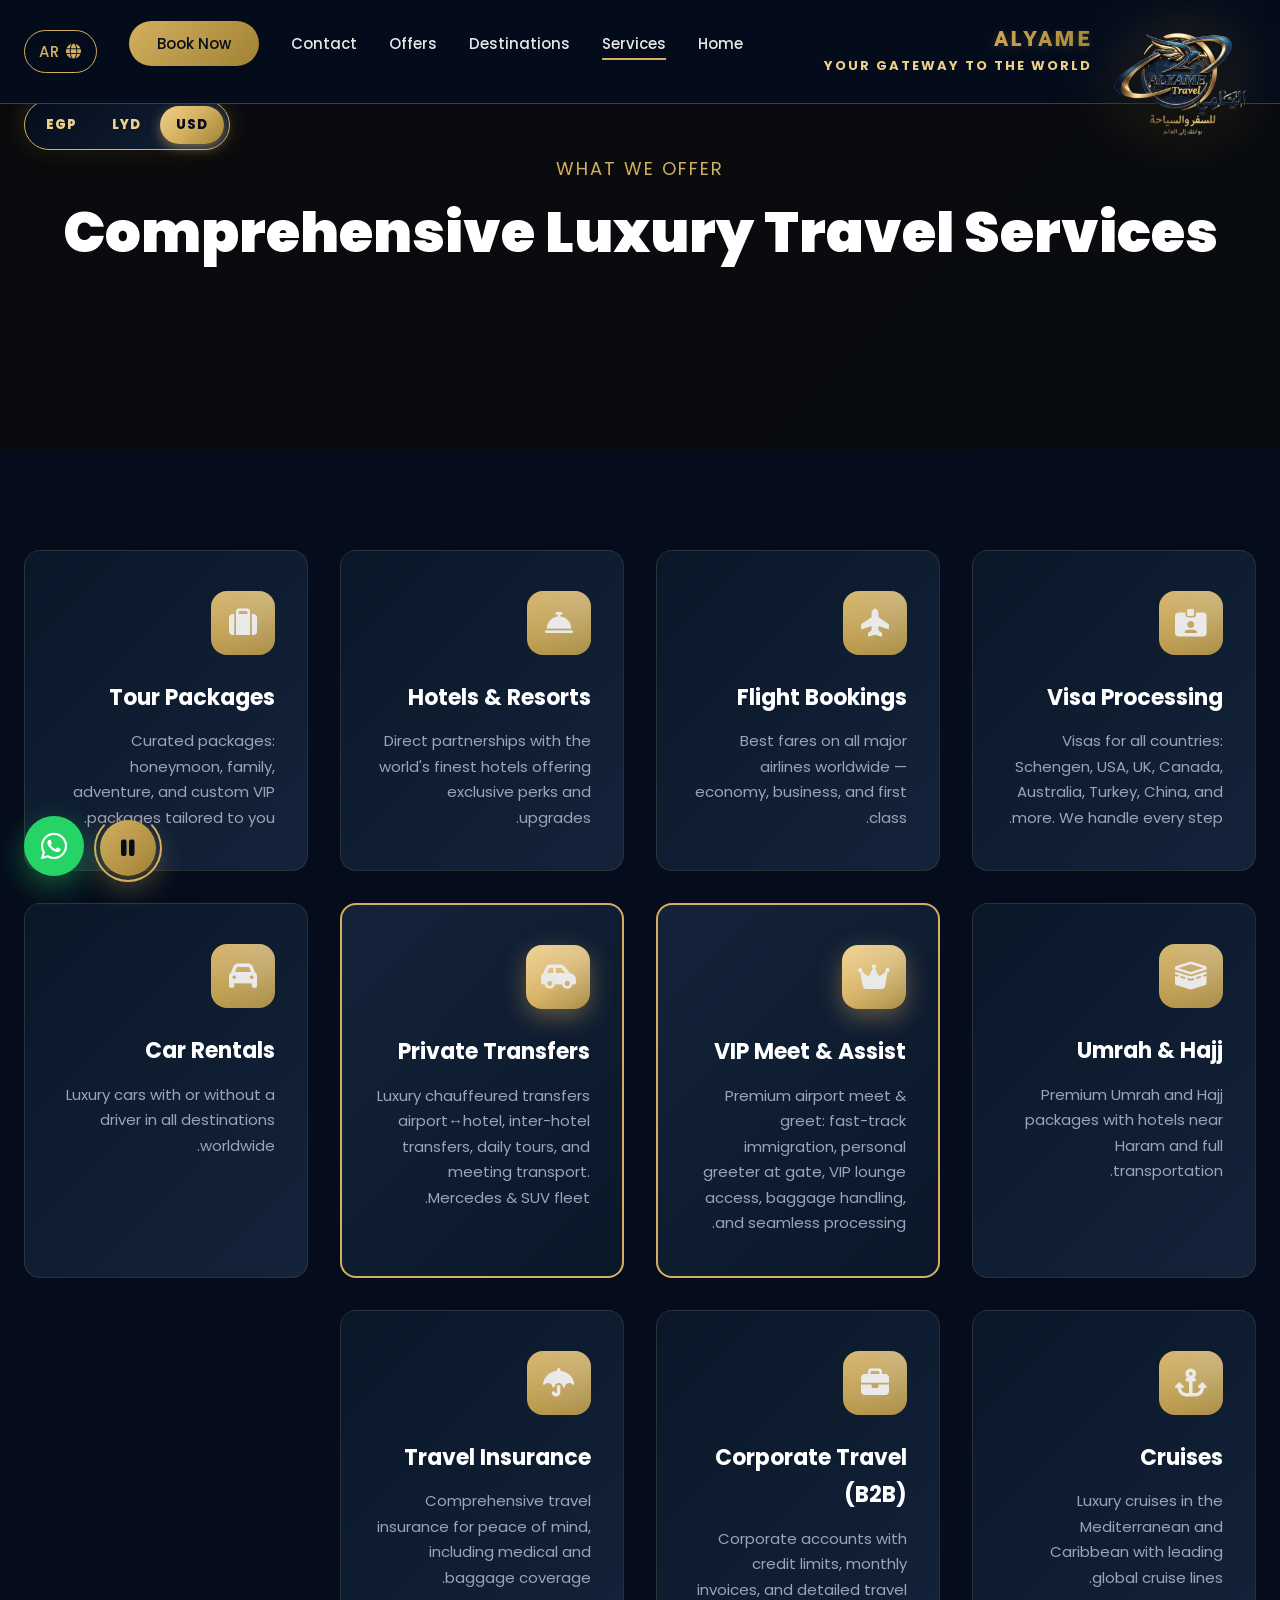
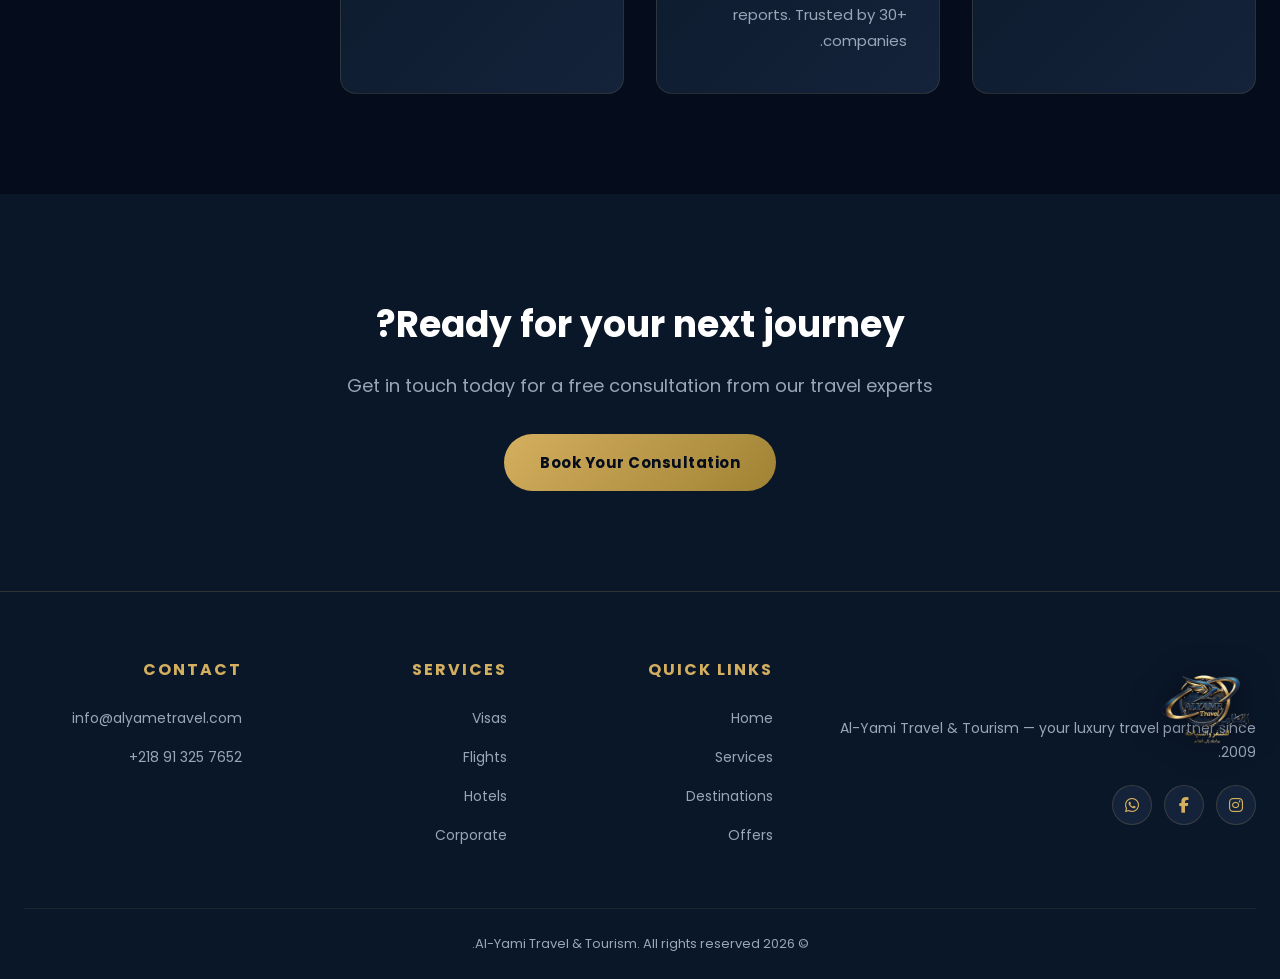
<file: en/services.html>
<!DOCTYPE html>
<html lang="en" dir="ltr">
<head>
<meta charset="UTF-8">
<meta name="viewport" content="width=device-width, initial-scale=1.0">
<title>Travel Services | Visas, Flights, Hotels, Umrah | ALYAME Travel</title>
<link rel="icon" type="image/png" href="../images/logo.png">
<meta name="description" content="Complete travel services from ALYAME: Schengen/US/UK visas, flight bookings, luxury hotels, Umrah & Hajj packages, B2B corporate travel, and travel insurance.">
<meta name="keywords" content="Schengen visa, USA visa, UK visa, flight booking Libya, luxury hotels, Umrah packages, B2B corporate travel, travel insurance, Alyame services">
<meta name="robots" content="index, follow">
<link rel="canonical" href="https://alyametravel.com/en/services.html">
<meta property="og:title" content="Travel Services | ALYAME Travel">
<meta property="og:description" content="Visas, flights, hotels, Umrah, corporate travel — everything you need in one place.">
<meta property="og:image" content="https://alyametravel.com/images/logo.png">
<link rel="alternate" hreflang="en" href="https://alyametravel.com/en/services.html">
<link rel="alternate" hreflang="ar" href="https://alyametravel.com/services.html">
<link href="https://fonts.googleapis.com/css2?family=Poppins:wght@400;500;600;700;900&family=Tajawal:wght@400;700;900&display=swap" rel="stylesheet">
<link rel="stylesheet" href="https://cdnjs.cloudflare.com/ajax/libs/font-awesome/6.4.0/css/all.min.css">
<link rel="stylesheet" href="../css/style.css">
<style>body{font-family:'Poppins',sans-serif;} .logo-text strong{font-family:'Tajawal',sans-serif;}</style>
</head>
<body>

<header>
  <div class="container nav">
    <a href="index.html" class="logo"><img src="../images/logo.png" alt="Al-Yami Travel"><div class="logo-text"><strong>ALYAME</strong><small>YOUR GATEWAY TO THE WORLD</small></div></a>
    <ul class="nav-links">
      <li><a href="index.html">Home</a></li>
      <li><a href="services.html" class="active">Services</a></li>
      <li><a href="destinations.html">Destinations</a></li>
      <li><a href="offers.html">Offers</a></li>
      <li><a href="contact.html">Contact</a></li>
      <li><a href="contact.html" class="nav-cta">Book Now</a></li>
      <li><a href="../services.html" class="lang-switch"><i class="fas fa-globe"></i> AR</a></li>
    </ul>
    <button class="mobile-toggle"><i class="fas fa-bars"></i></button>
  </div>
</header>

<section class="page-hero">
  <div class="container"><p>WHAT WE OFFER</p><h1>Comprehensive Luxury Travel Services</h1></div>
</section>

<section>
  <div class="container">
    <div class="services-grid">
      <div class="service-card"><div class="service-icon"><i class="fas fa-id-card-clip"></i></div><h3>Visa Processing</h3><p>Visas for all countries: Schengen, USA, UK, Canada, Australia, Turkey, China, and more. We handle every step.</p></div>
      <div class="service-card"><div class="service-icon"><i class="fas fa-plane-up"></i></div><h3>Flight Bookings</h3><p>Best fares on all major airlines worldwide — economy, business, and first class.</p></div>
      <div class="service-card"><div class="service-icon"><i class="fas fa-bell-concierge"></i></div><h3>Hotels & Resorts</h3><p>Direct partnerships with the world's finest hotels offering exclusive perks and upgrades.</p></div>
      <div class="service-card"><div class="service-icon"><i class="fas fa-suitcase"></i></div><h3>Tour Packages</h3><p>Curated packages: honeymoon, family, adventure, and custom VIP packages tailored to you.</p></div>
      <div class="service-card"><div class="service-icon"><i class="fas fa-kaaba"></i></div><h3>Umrah & Hajj</h3><p>Premium Umrah and Hajj packages with hotels near Haram and full transportation.</p></div>
      <div class="service-card premium"><div class="service-icon"><i class="fas fa-crown"></i></div><h3>VIP Meet & Assist</h3><p>Premium airport meet & greet: fast-track immigration, personal greeter at gate, VIP lounge access, baggage handling, and seamless processing.</p></div>
      <div class="service-card premium"><div class="service-icon"><i class="fas fa-car-side"></i></div><h3>Private Transfers</h3><p>Luxury chauffeured transfers airport↔hotel, inter-hotel transfers, daily tours, and meeting transport. Mercedes & SUV fleet.</p></div>
      <div class="service-card"><div class="service-icon"><i class="fas fa-car"></i></div><h3>Car Rentals</h3><p>Luxury cars with or without a driver in all destinations worldwide.</p></div>
      <div class="service-card"><div class="service-icon"><i class="fas fa-anchor"></i></div><h3>Cruises</h3><p>Luxury cruises in the Mediterranean and Caribbean with leading global cruise lines.</p></div>
      <div class="service-card"><div class="service-icon"><i class="fas fa-briefcase"></i></div><h3>Corporate Travel (B2B)</h3><p>Corporate accounts with credit limits, monthly invoices, and detailed travel reports. Trusted by 30+ companies.</p></div>
      <div class="service-card"><div class="service-icon"><i class="fas fa-umbrella"></i></div><h3>Travel Insurance</h3><p>Comprehensive travel insurance for peace of mind, including medical and baggage coverage.</p></div>
    </div>
  </div>
</section>

<section style="background:var(--dark);">
  <div class="container" style="text-align:center;">
    <h2 style="color:var(--white);font-size:36px;margin-bottom:16px;">Ready for your next journey?</h2>
    <p style="color:var(--text-muted);margin-bottom:32px;font-size:18px;">Get in touch today for a free consultation from our travel experts</p>
    <a href="contact.html" class="btn btn-primary">Book Your Consultation</a>
  </div>
</section>

<footer>
  <div class="container">
    <div class="footer-grid">
      <div class="footer-col">
        <div class="logo" style="margin-bottom:16px;"><img src="../images/logo.png" alt="ALYAME" style="height:100px;filter:drop-shadow(0 4px 16px rgba(0,0,0,0.5));"></div>
        <p style="color:var(--text-muted);font-size:14px;">Al-Yami Travel & Tourism — your luxury travel partner since 2009.</p>
        <div class="social"><a href="https://www.instagram.com/alyame_travel" target="_blank"><i class="fab fa-instagram"></i></a><a href="https://www.facebook.com/share/1ATbu7CqFT/" target="_blank"><i class="fab fa-facebook-f"></i></a><a href="https://wa.me/218913257652" target="_blank"><i class="fab fa-whatsapp"></i></a></div>
      </div>
      <div class="footer-col"><h4>QUICK LINKS</h4><ul><li><a href="index.html">Home</a></li><li><a href="services.html">Services</a></li><li><a href="destinations.html">Destinations</a></li><li><a href="offers.html">Offers</a></li></ul></div>
      <div class="footer-col"><h4>SERVICES</h4><ul><li><a href="services.html">Visas</a></li><li><a href="services.html">Flights</a></li><li><a href="services.html">Hotels</a></li><li><a href="services.html">Corporate</a></li></ul></div>
      <div class="footer-col"><h4>CONTACT</h4><ul><li><a href="mailto:info@alyametravel.com">info@alyametravel.com</a></li><li><a href="tel:+218913257652">+218 91 325 7652</a></li></ul></div>
    </div>
    <div class="footer-bottom">© 2026 Al-Yami Travel & Tourism. All rights reserved.</div>
  </div>
</footer>

<audio id="bgMusic" src="../audio/bismillah.mp3" loop preload="auto"></audio>
<div id="musicTooltip" class="music-tooltip">🤲 Travel Prayer</div>
<button id="musicToggle" class="music-toggle" title="Play travel prayer"><i class="fas fa-music"></i></button>
<a href="https://wa.me/218913257652" class="whatsapp-fab"><i class="fab fa-whatsapp"></i></a>
<script src="../js/script.js"></script>
</body>
</html>
</file>
<file: css/style.css>
/* اليامي للسفر - نظام التصميم الفاخر */
:root {
  --gold: #d4af5f;
  --gold-light: #f0d089;
  --gold-dark: #a08234;
  --navy: #0a1e3d;
  --navy-light: #15315f;
  --black: #050d1c;
  --dark: #0a1729;
  --gray: #14233a;
  --light-gray: #f5f5f5;
  --white: #ffffff;
  --text: #e6e6e6;
  --text-muted: #9aa5b8;
}

* { margin: 0; padding: 0; box-sizing: border-box; }

html { scroll-behavior: smooth; }

body {
  font-family: 'Tajawal', 'Cairo', sans-serif;
  background: var(--black);
  color: var(--text);
  line-height: 1.7;
  direction: rtl;
  overflow-x: hidden;
}

a { color: var(--gold); text-decoration: none; transition: 0.3s; }
a:hover { color: var(--gold-light); }

img { max-width: 100%; display: block; }

.container { max-width: 1280px; margin: 0 auto; padding: 0 24px; }

/* Header */
header {
  position: fixed; top: 0; right: 0; left: 0;
  background: rgba(5,13,28,0.97);
  backdrop-filter: blur(14px);
  border-bottom: 1px solid rgba(212,175,95,0.3);
  z-index: 1000;
  padding: 8px 0;
  overflow: visible;
}
header .nav { overflow: visible; }
.logo { position: relative; z-index: 1001; }
.nav {
  display: flex; justify-content: space-between; align-items: center;
}
.logo {
  display: flex; align-items: center; gap: 14px;
}
.logo img {
  height: 150px; width: auto; display: block;
  margin-bottom: -55px;
  filter: drop-shadow(0 8px 20px rgba(0,0,0,0.7)) drop-shadow(0 0 30px rgba(212,175,95,0.25));
  transition: transform 0.4s ease, filter 0.4s ease;
  animation: logoFloat 4s ease-in-out infinite;
  position: relative; z-index: 1001;
}
.logo:hover img {
  transform: scale(1.08);
  filter: drop-shadow(0 8px 24px rgba(212,175,95,0.5));
  animation-play-state: paused;
}
@keyframes logoFloat {
  0%, 100% {
    transform: translateY(0) rotate(0deg);
    filter: drop-shadow(0 6px 16px rgba(0,0,0,0.6));
  }
  25% {
    transform: translateY(-6px) rotate(-1.5deg);
    filter: drop-shadow(0 10px 20px rgba(212,175,95,0.35));
  }
  50% {
    transform: translateY(-10px) rotate(0deg);
    filter: drop-shadow(0 14px 24px rgba(212,175,95,0.45));
  }
  75% {
    transform: translateY(-6px) rotate(1.5deg);
    filter: drop-shadow(0 10px 20px rgba(212,175,95,0.35));
  }
}
header { padding: 4px 0; }
.logo-text { display: flex; flex-direction: column; line-height: 1; }
.logo-text strong {
  font-size: 24px; font-weight: 900; letter-spacing: 2px;
  background: linear-gradient(135deg, var(--gold-light), var(--gold), var(--gold-dark));
  -webkit-background-clip: text;
  -webkit-text-fill-color: transparent;
  background-clip: text;
  text-shadow: 0 2px 8px rgba(212,175,95,0.2);
}
.logo-text small { color: var(--gold-light); font-weight: 700; font-size: 13px; letter-spacing: 2px; margin-top: 4px; white-space: nowrap; }

/* Phone numbers always LTR */
a[href^="tel:"], .dept-person a, .contact-item strong a {
  direction: ltr;
  unicode-bidi: embed;
  display: inline-block;
}
.dept-person a { font-family: 'Courier New', monospace; }
.nav-links { display: flex; gap: 32px; list-style: none; }
.nav-links a {
  color: var(--text); font-weight: 500; font-size: 15px; position: relative;
}
.nav-links a::after {
  content: ''; position: absolute; bottom: -6px; right: 0;
  width: 0; height: 2px; background: var(--gold); transition: width 0.3s;
}
.nav-links a:hover::after, .nav-links a.active::after { width: 100%; }
.nav-cta {
  background: linear-gradient(135deg, var(--gold), var(--gold-dark));
  color: var(--black) !important; padding: 12px 28px; border-radius: 50px;
  font-weight: 700;
}
.lang-switch {
  display: inline-flex; align-items: center; gap: 6px;
  padding: 8px 14px; border: 1px solid var(--gold);
  border-radius: 50px; color: var(--gold) !important;
  font-size: 13px; font-weight: 700; letter-spacing: 1px;
}
.lang-switch:hover { background: var(--gold); color: var(--black) !important; }
.nav-cta:hover { transform: translateY(-2px); box-shadow: 0 10px 30px rgba(201,169,97,0.3); }
.mobile-toggle { display: none; background: none; border: 0; color: var(--gold); font-size: 28px; cursor: pointer; }

/* Hero with Slideshow */
.hero {
  min-height: 100vh; display: flex; align-items: center;
  position: relative; padding-top: 80px;
  overflow: hidden;
  background: var(--black);
}
.hero-slideshow {
  position: absolute; inset: 0; z-index: 0;
}
.hero-slide {
  position: absolute; inset: 0;
  background-size: cover; background-position: center;
  opacity: 0;
  animation: heroSlide 32s linear infinite;
  transition: opacity 1.5s ease;
}
.hero-slide::after {
  content: ''; position: absolute; inset: 0;
  background: linear-gradient(135deg, rgba(5,13,28,0.55), rgba(10,30,61,0.4)),
              radial-gradient(ellipse at center, rgba(0,0,0,0.2) 0%, rgba(0,0,0,0.55) 100%);
}
.hero-slide:nth-child(1) { animation-delay: 0s; }
.hero-slide:nth-child(2) { animation-delay: 8s; }
.hero-slide:nth-child(3) { animation-delay: 16s; }
.hero-slide:nth-child(4) { animation-delay: 24s; }
@keyframes heroSlide {
  0% { opacity: 0; transform: scale(1.1); }
  3% { opacity: 1; transform: scale(1.08); }
  25% { opacity: 1; transform: scale(1); }
  28% { opacity: 0; transform: scale(1); }
  100% { opacity: 0; transform: scale(1); }
}
.hero .container { position: relative; z-index: 2; }

/* Hero slide indicators */
.hero-dots {
  position: absolute; bottom: 32px; left: 50%;
  transform: translateX(-50%); z-index: 3;
  display: flex; gap: 10px;
}
.hero-dots span {
  width: 32px; height: 3px; background: rgba(255,255,255,0.3);
  border-radius: 2px; position: relative; overflow: hidden;
}
.hero-dots span::after {
  content: ''; position: absolute; inset: 0;
  background: var(--gold);
  transform-origin: left;
  animation: dotProgress 8s linear infinite;
}
.hero-dots span:nth-child(1)::after { animation-delay: 0s; }
.hero-dots span:nth-child(2)::after { animation-delay: 8s; }
.hero-dots span:nth-child(3)::after { animation-delay: 16s; }
.hero-dots span:nth-child(4)::after { animation-delay: 24s; }
@keyframes dotProgress {
  0%, 100% { transform: scaleX(0); }
  3.125%, 25% { transform: scaleX(1); }
  28.125%, 100% { transform: scaleX(0); }
}

/* Currency Switcher */
.currency-switcher {
  position: fixed; top: 100px; left: 24px; z-index: 999;
  background: linear-gradient(135deg, rgba(5,13,28,0.97), rgba(20,35,58,0.97));
  backdrop-filter: blur(14px);
  border: 1.5px solid var(--gold); border-radius: 50px;
  padding: 5px; display: flex; gap: 3px;
  box-shadow: 0 10px 30px rgba(0,0,0,0.5), 0 0 24px rgba(212,175,95,0.25);
}
.currency-switcher button {
  background: transparent; border: 0; color: var(--gold-light);
  padding: 9px 16px; border-radius: 50px;
  font-family: inherit; font-weight: 800; font-size: 13px;
  cursor: pointer; transition: 0.3s;
  letter-spacing: 1px;
}
.currency-switcher button:hover { color: var(--white); background: rgba(212,175,95,0.15); }
.currency-switcher button.active {
  background: linear-gradient(135deg, var(--gold-light), var(--gold), var(--gold-dark));
  color: var(--black);
  box-shadow: 0 4px 12px rgba(212,175,95,0.5);
}
@media (max-width: 600px) {
  .currency-switcher { top: auto; bottom: 100px; left: 16px; padding: 4px; }
  .currency-switcher button { padding: 7px 12px; font-size: 11px; }
}

/* Premium Service Icons */
.service-icon {
  position: relative; overflow: hidden;
}
.service-icon::before {
  content: ''; position: absolute; inset: 0;
  background: radial-gradient(circle at top right, rgba(255,255,255,0.3), transparent);
}
.service-card.premium {
  border: 2px solid var(--gold);
  background: linear-gradient(135deg, var(--gray), var(--dark));
  position: relative;
}
.service-card.premium::before {
  content: 'VIP'; position: absolute; top: 12px; left: 12px;
  background: linear-gradient(135deg, var(--gold), var(--gold-light));
  color: var(--black); font-size: 10px; font-weight: 900;
  padding: 4px 10px; border-radius: 50px; letter-spacing: 2px;
}
.service-card.premium .service-icon {
  background: linear-gradient(135deg, var(--gold-light), var(--gold), var(--gold-dark));
  box-shadow: 0 8px 24px rgba(212,175,95,0.4);
}
.hero-content { max-width: 720px; }
.hero-badge {
  display: inline-block; padding: 8px 20px;
  border: 1px solid var(--gold);
  border-radius: 50px; color: var(--gold);
  font-size: 13px; letter-spacing: 2px; margin-bottom: 24px;
}
.hero h1 {
  font-size: clamp(36px, 6vw, 72px); font-weight: 900;
  color: var(--white); line-height: 1.2; margin-bottom: 24px;
  text-shadow: 0 4px 24px rgba(0,0,0,0.9), 0 2px 8px rgba(0,0,0,1), 0 0 40px rgba(5,13,28,0.8);
}
.hero p {
  text-shadow: 0 2px 12px rgba(0,0,0,0.95), 0 1px 4px rgba(0,0,0,1);
}
.hero-badge {
  text-shadow: 0 2px 8px rgba(0,0,0,0.8);
  background: rgba(5,13,28,0.5);
  backdrop-filter: blur(4px);
}
.hero h1 .accent-wrap { display: inline-block; }
.hero h1 .accent {
  position: relative;
  display: inline-block;
  color: #ffd700;
  font-weight: 900;
  letter-spacing: 2px;
  padding: 0 8px;
  text-shadow:
    /* 3D depth (going down-right) */
    1px 1px 0 #d4a017,
    2px 2px 0 #b8860b,
    3px 3px 0 #a07810,
    4px 4px 0 #886408,
    5px 5px 0 #6e5006,
    6px 6px 0 #543c04,
    7px 7px 0 #3a2802,
    /* Drop shadow under the 3D */
    8px 10px 16px rgba(0,0,0,0.7),
    /* Glow */
    0 0 30px rgba(255,215,0,0.5),
    0 0 60px rgba(255,180,0,0.3);
  filter: drop-shadow(0 0 4px rgba(255,255,255,0.4));
  animation: gold3DPulse 3s ease-in-out infinite;
}
@keyframes gold3DPulse {
  0%, 100% { filter: drop-shadow(0 0 4px rgba(255,255,255,0.4)); }
  50% { filter: drop-shadow(0 0 10px rgba(255,255,255,0.7)) drop-shadow(0 0 24px rgba(255,215,0,0.4)); }
}
@keyframes goldShimmer {
  0%, 100% { background-position: 0% 50%; }
  50% { background-position: 100% 50%; }
}

/* Floating gold sparkles around accent */
.hero h1 .accent::before,
.hero h1 .accent::after {
  content: '✦';
  position: absolute;
  color: #ffd700;
  font-size: 22px;
  text-shadow: 0 0 12px #ffd700, 0 0 24px rgba(255,215,0,0.6);
  -webkit-text-fill-color: #ffd700;
  pointer-events: none;
  animation: sparkleFloat 3.5s ease-in-out infinite;
}
.hero h1 .accent::before {
  top: -12px; right: -10px;
  animation-delay: 0s;
}
.hero h1 .accent::after {
  bottom: -8px; left: -10px;
  animation-delay: 1.75s;
  font-size: 16px;
}
@keyframes sparkleFloat {
  0%, 100% { opacity: 0.3; transform: translate(0,0) scale(0.7) rotate(0deg); }
  25% { opacity: 1; transform: translate(8px,-8px) scale(1.3) rotate(90deg); }
  50% { opacity: 0.6; transform: translate(-4px,-12px) scale(1) rotate(180deg); }
  75% { opacity: 1; transform: translate(-8px,-4px) scale(1.2) rotate(270deg); }
}

/* Extra floating particles container */
.hero h1 {
  position: relative;
}
.hero h1::before {
  content: '✧'; position: absolute;
  top: 20%; right: 35%;
  color: #ffd700; font-size: 14px;
  text-shadow: 0 0 10px #ffd700;
  animation: particleFloat1 5s ease-in-out infinite;
  pointer-events: none;
}
.hero h1::after {
  content: '✦'; position: absolute;
  bottom: 25%; right: 28%;
  color: #f0d089; font-size: 12px;
  text-shadow: 0 0 8px #ffd700;
  animation: particleFloat2 4s ease-in-out infinite;
  animation-delay: 1s;
  pointer-events: none;
}
@keyframes particleFloat1 {
  0%, 100% { opacity: 0; transform: translate(0,0) scale(0.5); }
  50% { opacity: 1; transform: translate(-15px,-20px) scale(1.4); }
}
@keyframes particleFloat2 {
  0%, 100% { opacity: 0; transform: translate(0,0) scale(0.6); }
  50% { opacity: 1; transform: translate(10px,-25px) scale(1.2); }
}
.hero p { font-size: 19px; color: var(--text); margin-bottom: 40px; }
.hero-buttons { display: flex; gap: 16px; flex-wrap: wrap; }

.btn {
  display: inline-block; padding: 16px 36px; border-radius: 50px;
  font-weight: 700; font-size: 15px; cursor: pointer; border: 0;
  transition: 0.3s; letter-spacing: 0.5px;
}
.btn-primary {
  background: linear-gradient(135deg, var(--gold), var(--gold-dark));
  color: var(--black);
}
.btn-primary:hover { transform: translateY(-3px); box-shadow: 0 15px 40px rgba(201,169,97,0.4); color: var(--black); }
.btn-outline {
  background: transparent; color: var(--gold); border: 1px solid var(--gold);
}
.btn-outline:hover { background: var(--gold); color: var(--black); }

/* Sections */
section { padding: 100px 0; }
.section-title {
  text-align: center; margin-bottom: 64px;
}
.section-title small {
  display: block; color: var(--gold); font-size: 14px;
  letter-spacing: 4px; margin-bottom: 12px;
}
.section-title h2 {
  font-size: clamp(32px, 5vw, 48px); color: var(--white); font-weight: 800;
}

/* Stats */
.stats { background: var(--dark); }
.stats-grid {
  display: grid; grid-template-columns: repeat(auto-fit, minmax(200px, 1fr));
  gap: 32px; text-align: center;
}
.stat-num {
  font-size: 56px; font-weight: 900;
  background: linear-gradient(135deg, var(--gold), var(--gold-light));
  -webkit-background-clip: text; -webkit-text-fill-color: transparent;
}
.stat-label { color: var(--text-muted); font-size: 14px; letter-spacing: 2px; }

/* Services */
.services-grid {
  display: grid; grid-template-columns: repeat(auto-fit, minmax(280px, 1fr));
  gap: 32px;
}
.service-card {
  background: linear-gradient(135deg, var(--dark), var(--gray));
  padding: 40px 32px; border-radius: 16px;
  border: 1px solid rgba(201,169,97,0.15);
  transition: 0.4s; position: relative; overflow: hidden;
}
.service-card::before {
  content: ''; position: absolute; top: 0; right: 0; left: 0; height: 3px;
  background: linear-gradient(90deg, var(--gold), var(--gold-light));
  transform: scaleX(0); transform-origin: right; transition: 0.4s;
}
.service-card:hover { transform: translateY(-8px); border-color: var(--gold); }
.service-card:hover::before { transform: scaleX(1); }
.service-icon {
  width: 64px; height: 64px; border-radius: 16px;
  background: linear-gradient(135deg, var(--gold), var(--gold-dark));
  display: flex; align-items: center; justify-content: center;
  font-size: 28px; margin-bottom: 24px;
}
.service-card h3 { color: var(--white); font-size: 22px; margin-bottom: 12px; }
.service-card p { color: var(--text-muted); font-size: 15px; }

/* Destinations */
.dest-grid {
  display: grid; grid-template-columns: repeat(auto-fit, minmax(300px, 1fr));
  gap: 24px;
}
.dest-card {
  position: relative; height: 380px; border-radius: 16px;
  overflow: hidden; cursor: pointer;
}
.dest-card img {
  width: 100%; height: 100%; object-fit: cover;
  transition: 0.6s;
}
.dest-card:hover img { transform: scale(1.1); }
.dest-overlay {
  position: absolute; inset: 0;
  background: linear-gradient(to top, rgba(10,10,10,0.95) 0%, transparent 60%);
  display: flex; flex-direction: column; justify-content: flex-end;
  padding: 28px;
}
.dest-overlay h3 { color: var(--white); font-size: 24px; margin-bottom: 8px; }
.dest-overlay p { color: var(--gold); font-size: 14px; }
.dest-price { color: var(--gold-light); font-weight: 700; margin-top: 8px; }

/* Offers */
.offer-card {
  background: linear-gradient(135deg, var(--dark), var(--gray));
  border-radius: 20px; overflow: hidden;
  border: 1px solid rgba(201,169,97,0.2);
  display: grid; grid-template-columns: 1fr 1fr;
  margin-bottom: 32px; transition: 0.4s;
}
.offer-card:hover { border-color: var(--gold); transform: translateY(-4px); }
.offer-img { height: 320px; }
.offer-img img { width: 100%; height: 100%; object-fit: cover; }
.offer-body { padding: 40px; display: flex; flex-direction: column; justify-content: center; }
.offer-tag {
  display: inline-block; background: var(--gold); color: var(--black);
  padding: 4px 14px; border-radius: 50px; font-size: 12px;
  font-weight: 700; margin-bottom: 16px; width: fit-content;
}
.offer-body h3 { color: var(--white); font-size: 28px; margin-bottom: 12px; }
.offer-body p { color: var(--text-muted); margin-bottom: 20px; }
.offer-price { display: flex; align-items: center; gap: 16px; margin-bottom: 24px; }
.offer-price .new { color: var(--gold); font-size: 32px; font-weight: 900; }
.offer-price .old { color: var(--text-muted); text-decoration: line-through; }

/* Contact form */
.contact-wrap {
  display: grid; grid-template-columns: 1fr 1fr; gap: 48px;
  background: var(--dark); padding: 48px; border-radius: 20px;
  border: 1px solid rgba(201,169,97,0.15);
}
.contact-info h3 { color: var(--white); font-size: 28px; margin-bottom: 20px; }
.contact-info p { color: var(--text-muted); margin-bottom: 32px; }
.contact-item {
  display: flex; align-items: center; gap: 16px; margin-bottom: 24px;
  padding: 16px; background: var(--gray); border-radius: 12px;
  border: 1px solid rgba(201,169,97,0.1);
}
.contact-item-icon {
  width: 48px; height: 48px; border-radius: 12px;
  background: linear-gradient(135deg, var(--gold), var(--gold-dark));
  display: flex; align-items: center; justify-content: center;
  color: var(--black); font-size: 20px; flex-shrink: 0;
}
.contact-item small { display: block; color: var(--text-muted); font-size: 12px; }
.contact-item strong { color: var(--white); font-size: 16px; }

.form-group { margin-bottom: 20px; }
.form-group label {
  display: block; color: var(--gold); font-size: 14px;
  margin-bottom: 8px; font-weight: 600;
}
.form-group input, .form-group select, .form-group textarea {
  width: 100%; padding: 14px 18px;
  background: var(--gray); border: 1px solid rgba(201,169,97,0.2);
  border-radius: 12px; color: var(--white);
  font-family: inherit; font-size: 15px;
  transition: 0.3s;
}
.form-group input:focus, .form-group select:focus, .form-group textarea:focus {
  outline: 0; border-color: var(--gold); background: var(--dark);
}
.form-group textarea { resize: vertical; min-height: 120px; }

/* Footer */
footer {
  background: var(--dark); padding: 64px 0 24px;
  border-top: 1px solid rgba(201,169,97,0.2);
}
.footer-grid {
  display: grid; grid-template-columns: 2fr 1fr 1fr 1fr;
  gap: 48px; margin-bottom: 48px;
}
.footer-col h4 {
  color: var(--gold); font-size: 16px; margin-bottom: 20px;
  letter-spacing: 2px;
}
.footer-col ul { list-style: none; }
.footer-col ul li { margin-bottom: 12px; }
.footer-col ul a { color: var(--text-muted); font-size: 14px; }
.footer-col ul a:hover { color: var(--gold); }
.social { display: flex; gap: 12px; margin-top: 20px; }
.social a {
  width: 40px; height: 40px; border-radius: 50%;
  background: var(--gray); display: flex; align-items: center; justify-content: center;
  color: var(--gold); border: 1px solid rgba(201,169,97,0.2);
}
.social a:hover { background: var(--gold); color: var(--black); }
.footer-bottom {
  text-align: center; padding-top: 24px;
  border-top: 1px solid rgba(201,169,97,0.1);
  color: var(--text-muted); font-size: 13px;
}

/* Page hero (inner pages) */
.page-hero {
  min-height: 50vh; display: flex; align-items: center;
  background:
    linear-gradient(135deg, rgba(10,10,10,0.85), rgba(10,10,10,0.7)),
    url('https://images.unsplash.com/photo-1542038784456-1ea8e935640e?w=1920&q=80') center/cover;
  padding-top: 100px; text-align: center;
}
.page-hero h1 {
  font-size: clamp(36px, 5vw, 56px); color: var(--white);
  font-weight: 900; margin-bottom: 16px;
}
.page-hero p { color: var(--gold); font-size: 18px; letter-spacing: 2px; }

/* Music Player */
.music-toggle {
  position: fixed; bottom: 24px; left: 100px;
  width: 56px; height: 56px; border-radius: 50%;
  background: linear-gradient(135deg, var(--gold), var(--gold-dark));
  display: flex; align-items: center; justify-content: center;
  color: var(--black); font-size: 22px; z-index: 999;
  box-shadow: 0 10px 30px rgba(212,175,95,0.4);
  cursor: pointer; border: 0;
  transition: 0.3s;
}
.music-toggle:hover { transform: scale(1.1) rotate(15deg); }
.music-toggle.playing { animation: spin 8s linear infinite; }
.music-toggle.playing::after {
  content: ''; position: absolute; inset: -6px;
  border: 2px solid var(--gold); border-radius: 50%;
  border-top-color: transparent;
  animation: spin 2s linear infinite reverse;
}
@keyframes spin { from {transform: rotate(0);} to {transform: rotate(360deg);} }

.music-tooltip {
  position: fixed; bottom: 100px; left: 24px;
  background: var(--dark); color: var(--gold);
  padding: 12px 18px; border-radius: 12px;
  border: 1px solid var(--gold);
  font-size: 13px; z-index: 999;
  box-shadow: 0 10px 30px rgba(0,0,0,0.5);
  animation: bounce 2s ease-in-out infinite;
  white-space: nowrap;
}
.music-tooltip.hidden { display: none; }
.music-tooltip::after {
  content: ''; position: absolute; bottom: -8px; left: 30px;
  border: 8px solid transparent;
  border-top-color: var(--gold);
}
@keyframes bounce {
  0%,100% { transform: translateY(0); }
  50% { transform: translateY(-8px); }
}

/* Floating WhatsApp */
.whatsapp-fab {
  position: fixed; bottom: 24px; left: 24px;
  width: 60px; height: 60px; border-radius: 50%;
  background: #25D366; display: flex; align-items: center; justify-content: center;
  color: white; font-size: 30px; z-index: 999;
  box-shadow: 0 10px 30px rgba(37,211,102,0.4);
  animation: pulse 2s infinite;
}
@keyframes pulse {
  0%,100% { transform: scale(1); }
  50% { transform: scale(1.08); }
}

/* Responsive */
@media (max-width: 900px) {
  .nav-links { display: none; position: absolute; top: 100%; right: 0; left: 0;
    background: var(--dark); flex-direction: column; padding: 24px; gap: 16px;
    border-top: 1px solid rgba(201,169,97,0.2); }
  .nav-links.show { display: flex; }
  .mobile-toggle { display: block; }
  .offer-card { grid-template-columns: 1fr; }
  .offer-img { height: 220px; }
  .contact-wrap { grid-template-columns: 1fr; padding: 24px; }
  .footer-grid { grid-template-columns: 1fr; gap: 32px; }
  section { padding: 64px 0; }
}
</file>
